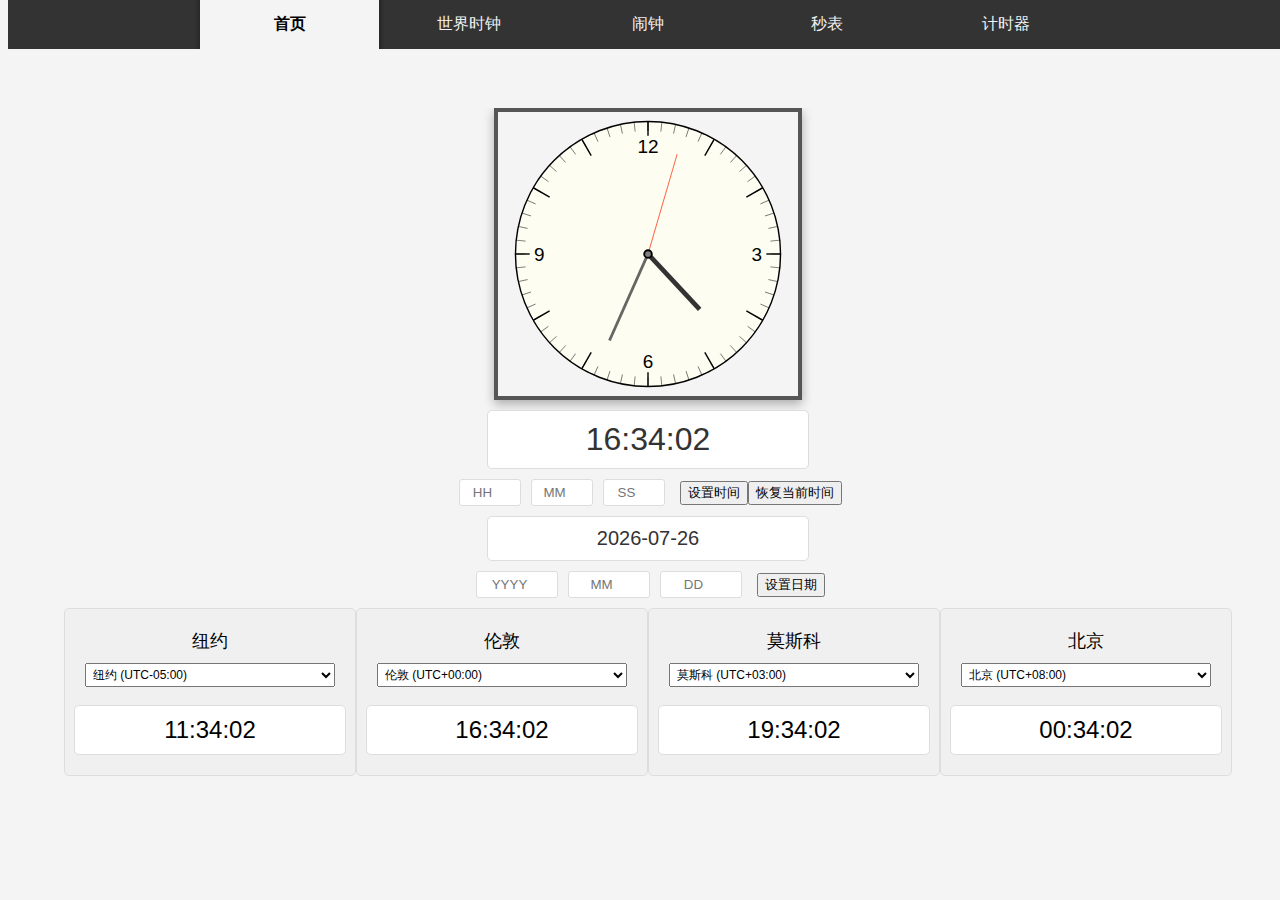
<file: index.html>
<!DOCTYPE html>
<html lang="zh-Hans-cn">
<head>
    <meta charset="UTF-8">
    <meta name="viewport" content="width=device-width, initial-scale=1.0">
    <title>首页 Index</title>
    <link rel="stylesheet" href="./css/navbar.css">
    <style>
        body {
            width: 100%;
            display: flex;
            justify-content: center;
            flex-direction: column;
            background-color: #f4f4f4;
        }
        .worldClock {
            display: flex;
            justify-content: center;
            align-items: center;
            font-family: Arial, sans-serif;
        }
        .top {
            display: flex;
            justify-content: center;
            position: fixed;
            top: 0;
            width: 100%;
        }
        .dial {
            margin-top: 100px;
            display: flex;
            justify-content: center;
            align-items: center;
            flex-direction: column;
        }
        .clockContainer {
            display: flex;
            flex-direction: column;
            align-items: center;
            width: 250px;
            padding: 20px;
            border: 1px solid #ddd;
            border-radius: 5px;
            background-color: #f0f0f0;
        }
        .timeDisplay {
            font-size: 24px;
            border: 1px solid #ddd;
            border-radius: 5px;
            width: 100%;
            text-align: center;
            padding: 10px;
            margin-top: 10px;
            background-color: white;
        }
        .timezoneSelect {
            font-size: 12px;
            margin-bottom: 8px;
            padding: 3px;
            width: 100%;
        }
        .locationDisplay {
            font-size: 18px;
            margin-bottom: 10px;
        }
    </style>
</head>
<body>
    <div class="top">
        <div class="navbar">
            <div class="navbar_inner">
                <b href="index.html">首页</b>
                <a href="htmls/world_clock/world_clock.html">世界时钟</a>
                <a href="htmls/alarm/alarm.html">闹钟</a>
                <a href="htmls/stopwatch/stopwatch.html">秒表</a>
                <a href="htmls/timer/timer.html">计时器</a>
            </div>
        </div>
    </div>

    <div class="dial">        
        <iframe 
            width="500"
            height="500"
            frameborder="no" 
            marginwidth="0" 
            marginheight="0" 
            src="htmls//main_clock//clock.html">
        </iframe>
    </div>

    <!-- World Clock -->
    <div class="worldClock">
        <div class="clockContainer">
            <div class="locationDisplay"></div>
            <select class="timezoneSelect"></select>
            <div class="timeDisplay"></div>
        </div>
        <div class="clockContainer">
            <div class="locationDisplay"></div>
            <select class="timezoneSelect"></select>
            <div class="timeDisplay"></div>
        </div>
        <div class="clockContainer">
            <div class="locationDisplay"></div>
            <select class="timezoneSelect"></select>
            <div class="timeDisplay"></div>
        </div>
        <div class="clockContainer">
            <div class="locationDisplay"></div>
            <select class="timezoneSelect"></select>
            <div class="timeDisplay"></div>
        </div>
    </div>
    <script>
        const timezones = [
            { value: '-12', label: 'UTC-12:00', location: '贝克岛' },
            { value: '-11', label: 'UTC-11:00', location: '中途岛' },
            { value: '-11', label: 'UTC-11:00', location: '美属萨摩亚' },
            { value: '-10', label: 'UTC-10:00', location: '夏威夷' },
            { value: '-10', label: 'UTC-10:00', location: '塔希提岛' },
            { value: '-9', label: 'UTC-09:00', location: '阿拉斯加' },
            { value: '-8', label: 'UTC-08:00', location: '洛杉矶' },
            { value: '-8', label: 'UTC-08:00', location: '温哥华' },
            { value: '-7', label: 'UTC-07:00', location: '丹佛' },
            { value: '-7', label: 'UTC-07:00', location: '凤凰城' },
            { value: '-6', label: 'UTC-06:00', location: '芝加哥' },
            { value: '-6', label: 'UTC-06:00', location: '墨西哥城' },
            { value: '-5', label: 'UTC-05:00', location: '纽约' },
            { value: '-5', label: 'UTC-05:00', location: '华盛顿' },
            { value: '-5', label: 'UTC-05:00', location: '多伦多' },
            { value: '-5', label: 'UTC-05:00', location: '渥太华' },
            { value: '-5', label: 'UTC-05:00', location: '巴拿马城' },
            { value: '-4', label: 'UTC-04:00', location: '圣地亚哥' },
            { value: '-4', label: 'UTC-04:00', location: '波哥大' },
            { value: '-3', label: 'UTC-03:00', location: '布宜诺斯艾利斯' },
            { value: '-3', label: 'UTC-03:00', location: '里约热内卢' },
            { value: '-2', label: 'UTC-02:00', location: '南乔治亚岛' },
            { value: '-1', label: 'UTC-01:00', location: '亚速尔群岛' },
            { value: '0', label: 'UTC+00:00', location: '伦敦' },
            { value: '0', label: 'UTC+00:00', location: '里斯本' },
            { value: '1', label: 'UTC+01:00', location: '柏林' },
            { value: '1', label: 'UTC+01:00', location: '巴黎' },
            { value: '1', label: 'UTC+01:00', location: '波尔多' },
            { value: '1', label: 'UTC+01:00', location: '直布罗陀' },
            { value: '1', label: 'UTC+01:00', location: '罗马' },
            { value: '1', label: 'UTC+01:00', location: '日内瓦' },
            { value: '1', label: 'UTC+01:00', location: '华沙' },
            { value: '1', label: 'UTC+01:00', location: '布拉迪斯拉发' },
            { value: '1', label: 'UTC+01:00', location: '布拉格' },
            { value: '1', label: 'UTC+01:00', location: '维也纳' },
            { value: '1', label: 'UTC+01:00', location: '布达佩斯' },
            { value: '2', label: 'UTC+02:00', location: '开罗' },
            { value: '2', label: 'UTC+02:00', location: '雅典' },
            { value: '2', label: 'UTC+02:00', location: '耶路撒冷' },
            { value: '2', label: 'UTC+02:00', location: '布加勒斯特' },
            { value: '2', label: 'UTC+02:00', location: '索菲亚' },
            { value: '3', label: 'UTC+03:00', location: '莫斯科' },
            { value: '3', label: 'UTC+03:00', location: '库尔斯克' },
            { value: '3', label: 'UTC+03:00', location: '列宁格勒' },
            { value: '3', label: 'UTC+03:00', location: '明斯克' },
            { value: '3', label: 'UTC+03:00', location: '斯大林格勒' },
            { value: '3', label: 'UTC+03:00', location: '德黑兰' },
            { value: '4', label: 'UTC+04:00', location: '迪拜' },
            { value: '5', label: 'UTC+05:00', location: '卡拉奇' },
            { value: '6', label: 'UTC+06:00', location: '达卡' },
            { value: '7', label: 'UTC+07:00', location: '曼谷' },
            { value: '7', label: 'UTC+07:00', location: '雅加达' },
            { value: '8', label: 'UTC+08:00', location: '北京' },
            { value: '8', label: 'UTC+08:00', location: '上海' },
            { value: '8', label: 'UTC+08:00', location: '香港' },
            { value: '8', label: 'UTC+08:00', location: '广州' },
            { value: '9', label: 'UTC+09:00', location: '东京' },
            { value: '9', label: 'UTC+09:00', location: '大阪' },
            { value: '9', label: 'UTC+09:00', location: '长崎' },
            { value: '10', label: 'UTC+10:00', location: '悉尼' },
            { value: '10', label: 'UTC+10:00', location: '布里斯班' },
            { value: '10', label: 'UTC+10:00', location: '海参崴' },
            { value: '11', label: 'UTC+11:00', location: '所罗门群岛' },
            { value: '11', label: 'UTC+11:00', location: '新喀里多尼亚' },
            { value: '12', label: 'UTC+12:00', location: '奥克兰' },
            { value: '12', label: 'UTC+12:00', location: '威克岛' },
            { value: '12', label: 'UTC+12:00', location: '斐济' },
        ];


        const defaultLocations = ['纽约', '伦敦', '莫斯科', '北京'];

        function preset(selectElement, index) {
            const locationDisplay = selectElement.previousElementSibling;
            timezones.forEach(tz => {
                const option = document.createElement('option');
                option.value = tz.value;
                option.textContent = `${tz.location} (${tz.label})`;
                if (tz.location === defaultLocations[index]) {
                    option.selected = true;
                    locationDisplay.textContent = tz.location;
                }
                selectElement.appendChild(option);
            });

            selectElement.addEventListener('change', function() {
                const selectedOption = selectElement.options[selectElement.selectedIndex];
                locationDisplay.textContent = selectedOption.textContent.split(' ')[0];
                updateClock(selectElement);
            });
        }

        function updateClock(selectElement) {
            const timeZoneOffset = parseInt(selectElement.value);
            const now = new Date();
            const utcNow = new Date(now.getTime() + (now.getTimezoneOffset() * 60000));
            const timeZoneNow = new Date(utcNow.getTime() + (timeZoneOffset * 3600000));
            const hours = timeZoneNow.getHours();
            const minutes = timeZoneNow.getMinutes();
            const seconds = timeZoneNow.getSeconds();

            selectElement.nextElementSibling.textContent = `${hours.toString().padStart(2, '0')}:${minutes.toString().padStart(2, '0')}:${seconds.toString().padStart(2, '0')}`;
        }

        function initClocks() {
            const timezoneSelects = document.querySelectorAll('.timezoneSelect');
            timezoneSelects.forEach((select, index) => {
                preset(select, index);
                setInterval(() => updateClock(select), 1000);
                updateClock(select);
            });
        }

        initClocks();
    </script>
</body>
</html>
</file>
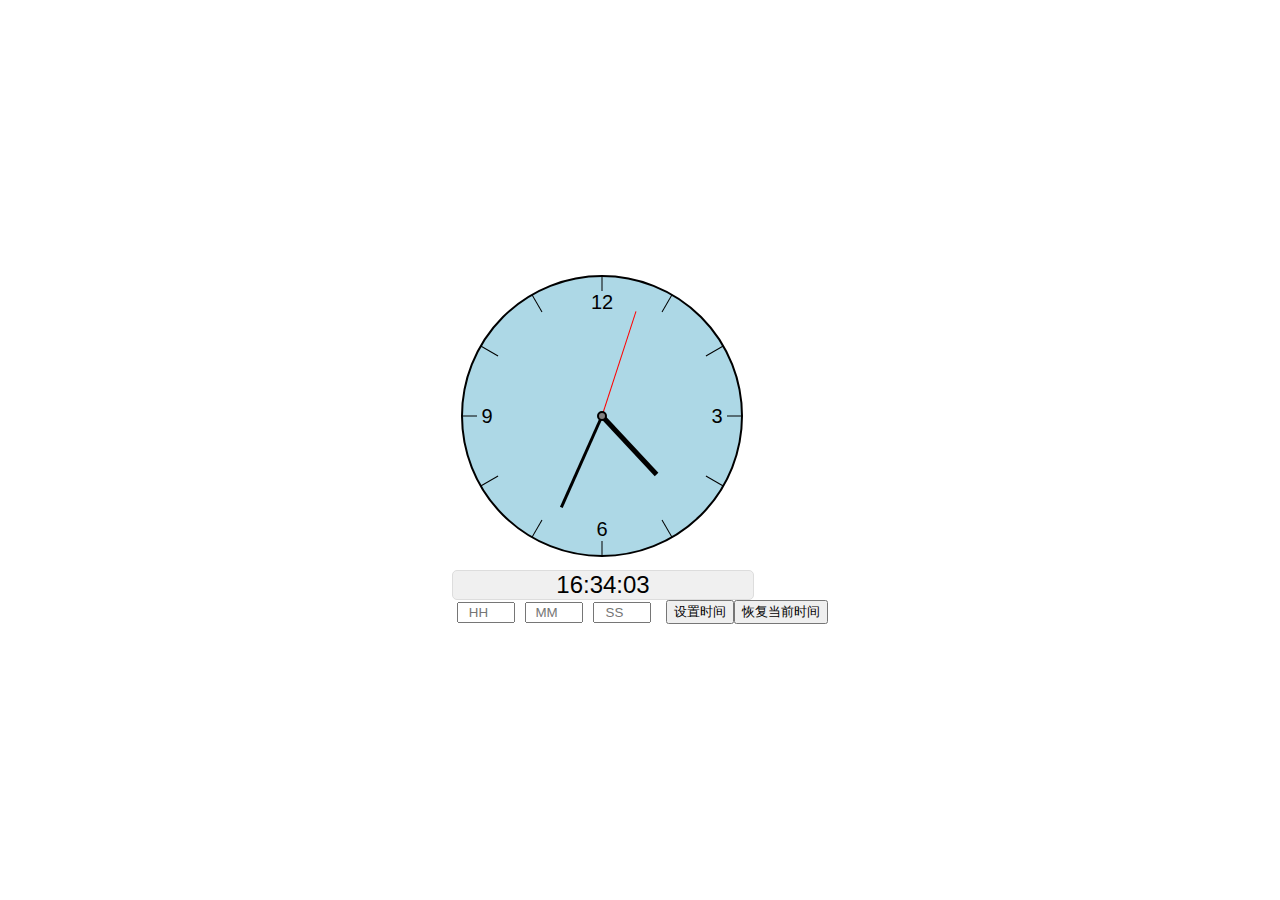
<file: clock.html>
<!DOCTYPE html>
<!-- flex布局，使时钟居中 -->
<html lang="en" style="height: 100%; display: flex; flex-direction: column; justify-content: center; align-items: center;"> 
<head>
    <meta charset="UTF-8">
    <meta name="viewport" content="width=device-width, initial-scale=1.0">
    <title>SVG时钟</title>
    <style>
    #clock {
        width: 300px;
        height: 300px;
    }

    .number {
        font-family: Arial, sans-serif;
        font-size: 20px;
        text-anchor: middle;
    }

    #timeDisplay {
        font-family: Arial, sans-serif;
        font-size: 24px;
        background-color: #f0f0f0;
        border: 1px solid #ddd;
        border-radius: 5px;
        width: 300px;
        text-align: center;
    }

    #timeInput {
        display: flex;
        justify-content: center;
        align-items: center;
        margin-bottom: 10px;
    }

    #timeInput input {
        width: 50px;
        text-align: center;
        margin: 0 5px;
    }

    #setTimeButton {
        margin-left: 10px;
    }

    #currentTimeButton {
        margin-top: 10px;
    }

    #hour-hand, #minute-hand, #second-hand {
        cursor: pointer;
    }

    #second-hand {
        transition: transform 1s;
    }

    </style>
</head>

<body>
    <svg id="clock">
        <circle cx="150" cy="150" r="140" stroke="black" stroke-width="2" fill="lightblue" />
        <line x1="150" y1="150" x2="150" y2="70" stroke="black" stroke-width="5" id="hour-hand" />
        <line x1="150" y1="150" x2="150" y2="50" stroke="black" stroke-width="3" id="minute-hand" />
        <line x1="150" y1="150" x2="150" y2="40" stroke="red" stroke-width="1" id="second-hand" />
        
        <circle cx="150" cy="150" r="4" stroke="black" stroke-width="2" fill="gray" />

        <g id="numbers" transform="translate(150,150)">
            <text x="0" y="-107" class="number">12</text>
            <text x="115" y="7" class="number">3</text>
            <text x="0" y="120" class="number">6</text>
            <text x="-115" y="7" class="number">9</text>
        </g>

        <g id="ticks" transform="translate(150,150)">
            <!-- 刻度线，每5分钟一个 -->
            <line x1="0" y1="-120" x2="0" y2="-140" stroke="black" stroke-width="1" transform="rotate(30)" />
            <line x1="0" y1="-120" x2="0" y2="-140" stroke="black" stroke-width="1" transform="rotate(60)" />
            <line x1="0" y1="-125" x2="0" y2="-140" stroke="black" stroke-width="1" transform="rotate(90)" />
            <line x1="0" y1="-120" x2="0" y2="-140" stroke="black" stroke-width="1" transform="rotate(120)" />
            <line x1="0" y1="-120" x2="0" y2="-140" stroke="black" stroke-width="1" transform="rotate(150)" />
            <line x1="0" y1="-125" x2="0" y2="-140" stroke="black" stroke-width="1" transform="rotate(180)" />
            <line x1="0" y1="-120" x2="0" y2="-140" stroke="black" stroke-width="1" transform="rotate(210)" />
            <line x1="0" y1="-120" x2="0" y2="-140" stroke="black" stroke-width="1" transform="rotate(240)" />
            <line x1="0" y1="-125" x2="0" y2="-140" stroke="black" stroke-width="1" transform="rotate(270)" />
            <line x1="0" y1="-120" x2="0" y2="-140" stroke="black" stroke-width="1" transform="rotate(300)" />
            <line x1="0" y1="-120" x2="0" y2="-140" stroke="black" stroke-width="1" transform="rotate(330)" />
            <line x1="0" y1="-125" x2="0" y2="-140" stroke="black" stroke-width="1" transform="rotate(360)" />
        </g>

    </svg>
    <div id="timeDisplay"></div> <!-- 添加显示时间的方框 -->
    <div id="timeInput">
        <input type="number" id="hourInput" min="0" max="23" placeholder="HH">
        <input type="number" id="minuteInput" min="0" max="59" placeholder="MM">
        <input type="number" id="secondInput" min="0" max="59" placeholder="SS">
        <button id="setTimeButton">设置时间</button>
        <button id="getCurrentTimeButton">恢复当前时间</button>
    </div>

    <script>
        var clockInterval;
        var userSetHours = 0;
        var userSetMinutes = 0;
        var userSetSeconds = 0;
    
        function updateClock(hours, minutes, seconds) {
            userSetHours = hours;
            userSetMinutes = minutes;
            userSetSeconds = seconds;
    
            var hourHand = document.getElementById('hour-hand');
            var minuteHand = document.getElementById('minute-hand');
            var secondHand = document.getElementById('second-hand');
    
            var hourDeg = (360 / 12) * (userSetHours % 12) + (360 / 12) * (userSetMinutes / 60);
            var minuteDeg = (360 / 60) * userSetMinutes;
            var secondDeg = (360 / 60) * userSetSeconds;
    
            hourHand.setAttribute('transform', `rotate(${hourDeg}, 150, 150)`);
            minuteHand.setAttribute('transform', `rotate(${minuteDeg}, 150, 150)`);

            if (userSetSeconds === 0) {
                secondHand.setAttribute('transform', `rotate(360, 150, 150)`);
                setTimeout(() => {
                    secondHand.style.transition = 'none'; // 禁用过渡效果
                    secondHand.setAttribute('transform', `rotate(0, 150, 150)`);
                }, 900); 
                setTimeout(() => {
                    secondHand.style.transition = ''; // 恢复过渡效果
                }, 950); 
                
            }
            else {
                secondHand.setAttribute('transform', `rotate(${secondDeg}, 150, 150)`);
            }
    
            var timeDisplay = document.getElementById('timeDisplay');
            var formattedTime = `${userSetHours.toString().padStart(2, '0')}:${userSetMinutes.toString().padStart(2, '0')}:${userSetSeconds.toString().padStart(2, '0')}`;
            timeDisplay.textContent = formattedTime;
        }
    
        function startClock() {
            // 停止当前的时钟更新
            clearInterval(clockInterval);
    
            // 每秒更新一次时钟
            clockInterval = setInterval(function() {
                userSetSeconds++;
                if (userSetSeconds === 60) {
                    userSetSeconds = 0;
                    userSetMinutes++;
                    if (userSetMinutes === 60) {
                        userSetMinutes = 0;
                        userSetHours++;
                        if (userSetHours === 24) {
                            userSetHours = 0;
                        }
                    }
                }
                updateClock(userSetHours, userSetMinutes, userSetSeconds);
            }, 1000);
        }
    
        // 初始加载时钟，显示当前时间
        (function() {
            var time = new Date();
            var hours = time.getHours();
            var minutes = time.getMinutes();
            var seconds = time.getSeconds();
            updateClock(hours, minutes, seconds);
            startClock();
        })();
    
        document.getElementById('setTimeButton').addEventListener('click', function() {
            var hourInput = document.getElementById('hourInput');
            var minuteInput = document.getElementById('minuteInput');
            var secondInput = document.getElementById('secondInput');

            var hours = parseInt(hourInput.value) || 0;
            var minutes = parseInt(minuteInput.value) || 0;
            var seconds = parseInt(secondInput.value) || 0;

            // 验证时间输入是否合理
            if (isNaN(hours) || hours < 0 || hours > 23 ||
                isNaN(minutes) || minutes < 0 || minutes > 59 ||
                isNaN(seconds) || seconds < 0 || seconds > 59) {
                alert('时间设置不对，请重新输入');
                return;
            }

            // 从用户设置的时间开始时钟
            updateClock(hours, minutes, seconds);
            startClock();
        });

        document.getElementById('getCurrentTimeButton').addEventListener('click', function() {
            // 获取当前时间并显示
            var time = new Date();
            var hours = time.getHours();
            var minutes = time.getMinutes();
            var seconds = time.getSeconds();

            updateClock(hours, minutes, seconds);
            startClock();
        });




        // 鼠标拖动事件
        document.getElementById('hour-hand').addEventListener('mousedown', handleMouseDown);
        document.getElementById('minute-hand').addEventListener('mousedown', handleMouseDown);
        document.getElementById('second-hand').addEventListener('mousedown', handleMouseDown);

        function handleMouseDown(event) {
            var element = event.target;
            var startAngle = getAngle(element);
            var startX = event.clientX;
            var startY = event.clientY;

            function moveHandler(event) {
                var angle = getAngle(element, event.clientX, event.clientY);
                var delta = angle - startAngle;
                updateTime(element, delta);
            }

            function upHandler() {
                document.removeEventListener('mousemove', moveHandler);
                document.removeEventListener('mouseup', upHandler);
            }

            document.addEventListener('mousemove', moveHandler);
            document.addEventListener('mouseup', upHandler);
        }

        function getAngle(element, x, y) {
            var centerX = 150;
            var centerY = 150;
            var radius = 140;
            var angle = Math.atan2(y - centerY, x - centerX) * (180 / Math.PI);
            return angle;
        }

        function updateTime(element, angle) {
            var hours = 0;
            var minutes = 0;
            var seconds = 0;

            if (element.id === 'hour-hand') {
                hours = Math.floor(angle / 30);
            } else if (element.id === 'minute-hand') {
                minutes = Math.floor(angle / 6);
            } else if (element.id === 'second-hand') {
                seconds = Math.floor(angle / 6);
            }

            // 更新时钟
            updateClock(hours, minutes, seconds);

            // 更新时间显示
            var timeDisplay = document.getElementById('timeDisplay');
            timeDisplay.textContent = `${hours.toString().padStart(2, '0')}:${minutes.toString().padStart(2, '0')}:${seconds.toString().padStart(2, '0')}`;
        }



    </script>
    
    
</body>

</html>
</file>
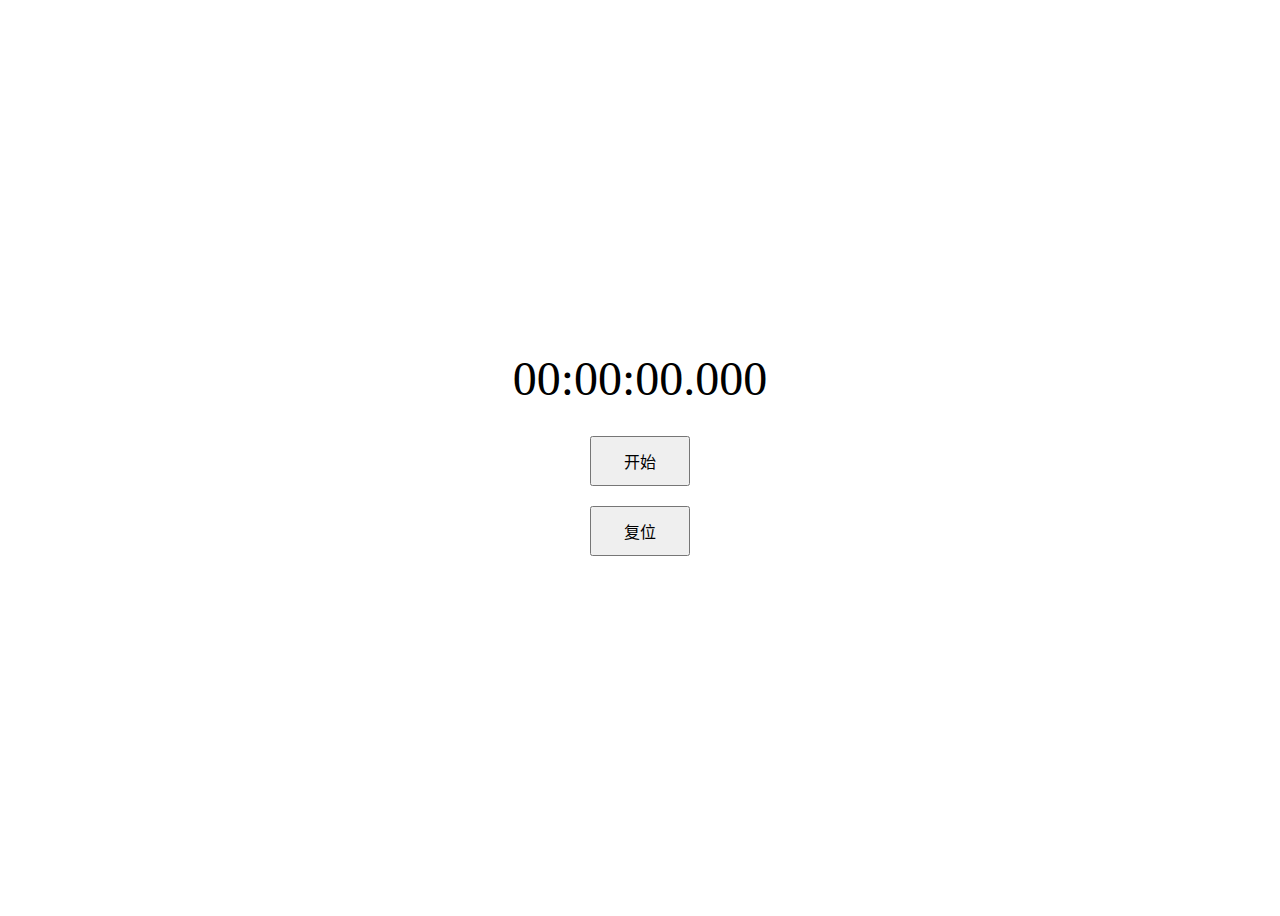
<file: stopwatch.html>
<!DOCTYPE html>
<html lang="zh-cn">

<head>
    <meta charset="UTF-8">
    <title>秒表</title>
    <style>
        body {
            display: flex;
            justify-content: center;
            align-items: center;
            height: 100vh;
            flex-direction: column;
        }

        #stopwatch {
            font-size: 48px;
            margin-bottom: 20px;
        }

        button {
            width: 100px;
            height: 50px;
            margin: 10px;
            font-size: 16px;
        }
    </style>
</head>

<body>
    <div id="stopwatch">00:00:00.000</div>
    <button id="toggle">开始</button>
    <button id="reset">复位</button>

    <script>
        let startTime;
        let elapsedTime = 0;
        let timerInterval;
        let running = false;

        function timeToString(time) {
            let diffInHrs = time / 3600000;
            let hh = Math.floor(diffInHrs);

            let diffInMin = (diffInHrs - hh) * 60;
            let mm = Math.floor(diffInMin);

            let diffInSec = (diffInMin - mm) * 60;
            let ss = Math.floor(diffInSec);

            let diffInMs = (diffInSec - ss) * 1000;
            let ms = Math.floor(diffInMs);

            let formattedHH = hh.toString().padStart(2, "0");
            let formattedMM = mm.toString().padStart(2, "0");
            let formattedSS = ss.toString().padStart(2, "0");
            let formattedMS = ms.toString().padStart(3, "0");

            return `${formattedHH}:${formattedMM}:${formattedSS}.${formattedMS}`;
        }

        function print(txt) {
            document.getElementById("stopwatch").innerHTML = txt;
        }

        function start() {
            startTime = Date.now() - elapsedTime;
            timerInterval = requestAnimationFrame(updateTimer);
            running = true;
            document.getElementById("toggle").textContent = "暂停";
        }

        function pause() {
            elapsedTime = Date.now() - startTime;
            cancelAnimationFrame(timerInterval);
            running = false;
            document.getElementById("toggle").textContent = "开始";
        }

        function reset() {
            clearInterval(timerInterval);
            print("00:00:00.000");
            elapsedTime = 0;
            running = false;
            document.getElementById("toggle").textContent = "开始";
        }

        function updateTimer() {
            elapsedTime = Date.now() - startTime;
            print(timeToString(elapsedTime));
            timerInterval = requestAnimationFrame(updateTimer);
        }

        document.getElementById("reset").addEventListener("click", function () {
            // 停止当前的计时器（如果有的话）
            if (timerInterval) {
                clearInterval(timerInterval);
            }
            // 重置 elapsedTime 和显示
            elapsedTime = 0;
            print(timeToString(elapsedTime));
            // 重置 running 状态，以便可以重新开始或暂停
            running = false;
            // 更新开始/暂停按钮的文本，因为我们已经复位了计时器
            document.getElementById("toggle").textContent = "开始";
        });

        document.getElementById("toggle").addEventListener("click", function () {
            if (!running) {
                // 如果当前未运行，则开始计时
                startTime = Date.now() - elapsedTime;
                timerInterval = setInterval(function () {
                    elapsedTime = Date.now() - startTime;
                    print(timeToString(elapsedTime));
                }, 10);
                running = true;
                this.textContent = "暂停";
            } else {
                // 如果当前正在运行，则暂停计时
                clearInterval(timerInterval);
                running = false;
                this.textContent = "开始";
            }
        });
    </script>
</body>

</html>
</file>
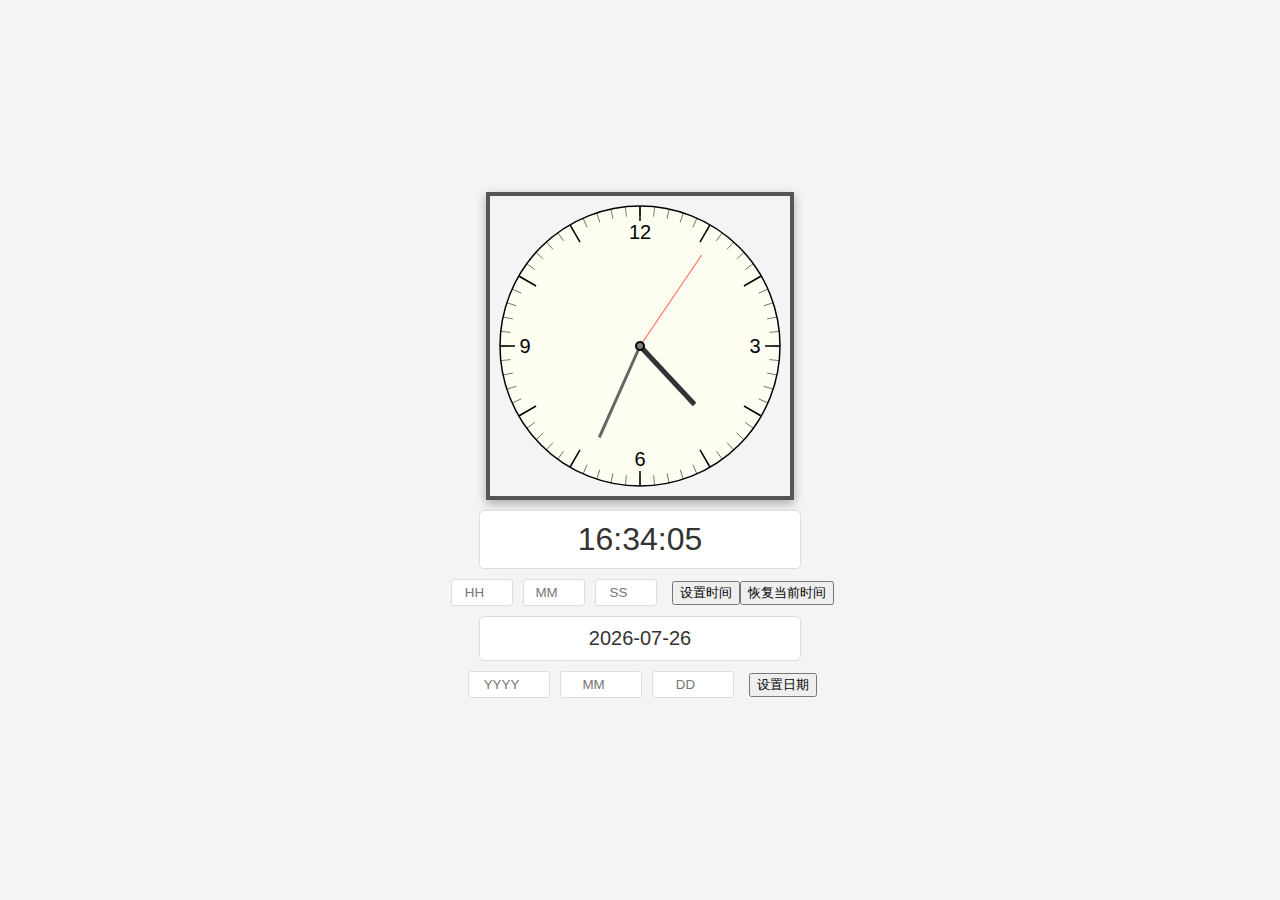
<file: htmls/main_clock/clock.html>
<!DOCTYPE html>
<html lang="cn"
    style="height: 100%; display: flex; flex-direction: column; justify-content: center; align-items: center;">

<head>
    <meta charset="UTF-8">
    <meta name="viewport" content="width=device-width, initial-scale=1.0">
    <style>
    body {
        font-family: 'Segoe UI', Tahoma, Geneva, Verdana, sans-serif;
        background-color: #f4f4f4;
        color: #333;
        margin: 0;
        padding: 0;
        height: 100%;
        display: flex;
        flex-direction: column;
        justify-content: center;
        align-items: center;
    }

    button:hover {
        background-color: #ddd;
        cursor: pointer;
    }


    /* 表盘大小 */
    #clock {
        border: 4px solid #555555;
        box-shadow: 0 4px 10px rgba(0, 0, 0, 0.3);
        height: 300px;
        width: 300px;
    }

    #hour-hand { stroke: #333; }
    #minute-hand { stroke: #666; }
    #second-hand { stroke: #ff6347; }

    /* 表盘上的刻度数字 */
    .number {
        font-family: Arial, sans-serif;
        font-size: 20px;
        text-anchor: middle;
    }

    /* 数字时间显示 */
    #timeDisplay {
        font-family: Arial, sans-serif;
        font-size: 32px;
        background-color: #f0f0f0;
        border: 1px solid #ddd;
        border-radius: 5px;
        width: 300px;
        text-align: center;
    }

    #timeInput {
        display: flex;
        justify-content: center;
        align-items: center;
        margin-top: 10px;
    }

    #timeInput input {
        width: 50px;
        text-align: center;
        margin: 0 5px;
    }

    #setTimeButton {
        margin-left: 10px;
    }


    /* 日期显示 */
    #dateDisplay {
        font-family: Arial, sans-serif;
        font-size: 20px;
        background-color: #f0f0f0;
        border: 1px solid #ddd;
        border-radius: 5px;
        width: 300px;
        text-align: center;
        margin-top: 10px;
    }

    #dateInput {
        display: flex;
        justify-content: center;
        align-items: center;
        margin-top: 10px;
    }

    #dateInput input {
        width: 70px;
        text-align: center;
        margin: 0 5px;
    }

    #setDateButton {
        margin-left: 10px;
    }


    #hour-hand, #minute-hand, #second-hand {
        cursor: pointer;
    }

    #timeDisplay, #dateDisplay {
        padding: 10px;
        background-color: #fff;
        border: 1px solid #ddd;
        border-radius: 5px;
        margin-top: 10px;
    }
    input[type="number"] {
        width: 70px;
        padding: 5px;
        margin: 0 5px;
        border: 1px solid #ddd;
        border-radius: 3px;
        text-align: center;
    }

    input[type="number"]:focus {
        border-color: #555;
        box-shadow: 0 0 3px rgba(0, 0, 0, 0.2);
    }

    /* 表盘上的数字不可选中*/
    .numbers .number {
    user-select: none;
    }

    </style>
    <title></title>
</head>

<body class="body">
    <!-- 利用SVG画图实现的表盘时钟，需注意中心点统一 -->
    <svg id="clock" width="300px" height="300px" viewBox="0 0 300 300" preserveAspectRatio="xMidYMid meet">
        <!-- 表盘 -->
        <circle id="clock-face" cx="150" cy="150" r="140" stroke="black" stroke-width="1.5" fill="lightgray" />
        <!-- 时针，分针，秒针 -->
        <line x1="150" y1="150" x2="150" y2="70" stroke="black" stroke-width="5" id="hour-hand" />
        <line x1="150" y1="150" x2="150" y2="50" stroke="black" stroke-width="3" id="minute-hand" />
        <line x1="150" y1="150" x2="150" y2="40" stroke="red" stroke-width="1" id="second-hand" />
        <!-- 中心点装饰 -->
        <circle cx="150" cy="150" r="4" stroke="black" stroke-width="2" fill="gray" />
        <!-- 表盘上的刻度数字 -->
        <g id="numbers" class="numbers" transform="translate(150,150)">
            <text x="0" y="-107" class="number">12</text>
            <text x="115" y="7" class="number">3</text>
            <text x="0" y="120" class="number">6</text>
            <text x="-115" y="7" class="number">9</text>
        </g>
        <!-- 表盘上的刻度线 -->
        <g id="ticks" transform="translate(150,150)">
            <line x1="0" y1="-120" x2="0" y2="-140" stroke="black" stroke-width="1.5" transform="rotate(30)" />
            <line x1="0" y1="-120" x2="0" y2="-140" stroke="black" stroke-width="1.5" transform="rotate(60)" />
            <line x1="0" y1="-125" x2="0" y2="-140" stroke="black" stroke-width="1.5" transform="rotate(90)" />
            <line x1="0" y1="-120" x2="0" y2="-140" stroke="black" stroke-width="1.5" transform="rotate(120)" />
            <line x1="0" y1="-120" x2="0" y2="-140" stroke="black" stroke-width="1.5" transform="rotate(150)" />
            <line x1="0" y1="-125" x2="0" y2="-140" stroke="black" stroke-width="1.5" transform="rotate(180)" />
            <line x1="0" y1="-120" x2="0" y2="-140" stroke="black" stroke-width="1.5" transform="rotate(210)" />
            <line x1="0" y1="-120" x2="0" y2="-140" stroke="black" stroke-width="1.5" transform="rotate(240)" />
            <line x1="0" y1="-125" x2="0" y2="-140" stroke="black" stroke-width="1.5" transform="rotate(270)" />
            <line x1="0" y1="-120" x2="0" y2="-140" stroke="black" stroke-width="1.5" transform="rotate(300)" />
            <line x1="0" y1="-120" x2="0" y2="-140" stroke="black" stroke-width="1.5" transform="rotate(330)" />
            <line x1="0" y1="-125" x2="0" y2="-140" stroke="black" stroke-width="1.5" transform="rotate(360)" />
            <!-- 分针刻度 -->
            <line x1="0" y1="-130" x2="0" y2="-140" stroke="black" stroke-width="0.5" transform="rotate(0)" />
            <line x1="0" y1="-130" x2="0" y2="-140" stroke="black" stroke-width="0.5" transform="rotate(6)" />
            <line x1="0" y1="-130" x2="0" y2="-140" stroke="black" stroke-width="0.5" transform="rotate(12)" />
            <line x1="0" y1="-130" x2="0" y2="-140" stroke="black" stroke-width="0.5" transform="rotate(18)" />
            <line x1="0" y1="-130" x2="0" y2="-140" stroke="black" stroke-width="0.5" transform="rotate(24)" />
            <line x1="0" y1="-130" x2="0" y2="-140" stroke="black" stroke-width="0.5" transform="rotate(30)" />
            <line x1="0" y1="-130" x2="0" y2="-140" stroke="black" stroke-width="0.5" transform="rotate(36)" />
            <line x1="0" y1="-130" x2="0" y2="-140" stroke="black" stroke-width="0.5" transform="rotate(42)" />
            <line x1="0" y1="-130" x2="0" y2="-140" stroke="black" stroke-width="0.5" transform="rotate(48)" />
            <line x1="0" y1="-130" x2="0" y2="-140" stroke="black" stroke-width="0.5" transform="rotate(54)" />
            <line x1="0" y1="-130" x2="0" y2="-140" stroke="black" stroke-width="0.5" transform="rotate(60)" />
            <line x1="0" y1="-130" x2="0" y2="-140" stroke="black" stroke-width="0.5" transform="rotate(66)" />
            <line x1="0" y1="-130" x2="0" y2="-140" stroke="black" stroke-width="0.5" transform="rotate(72)" />
            <line x1="0" y1="-130" x2="0" y2="-140" stroke="black" stroke-width="0.5" transform="rotate(78)" />
            <line x1="0" y1="-130" x2="0" y2="-140" stroke="black" stroke-width="0.5" transform="rotate(84)" />
            <line x1="0" y1="-130" x2="0" y2="-140" stroke="black" stroke-width="0.5" transform="rotate(90)" />
            <line x1="0" y1="-130" x2="0" y2="-140" stroke="black" stroke-width="0.5" transform="rotate(96)" />
            <line x1="0" y1="-130" x2="0" y2="-140" stroke="black" stroke-width="0.5" transform="rotate(102)" />
            <line x1="0" y1="-130" x2="0" y2="-140" stroke="black" stroke-width="0.5" transform="rotate(108)" />
            <line x1="0" y1="-130" x2="0" y2="-140" stroke="black" stroke-width="0.5" transform="rotate(114)" />
            <line x1="0" y1="-130" x2="0" y2="-140" stroke="black" stroke-width="0.5" transform="rotate(120)" />
            <line x1="0" y1="-130" x2="0" y2="-140" stroke="black" stroke-width="0.5" transform="rotate(126)" />
            <line x1="0" y1="-130" x2="0" y2="-140" stroke="black" stroke-width="0.5" transform="rotate(132)" />
            <line x1="0" y1="-130" x2="0" y2="-140" stroke="black" stroke-width="0.5" transform="rotate(138)" />
            <line x1="0" y1="-130" x2="0" y2="-140" stroke="black" stroke-width="0.5" transform="rotate(144)" />
            <line x1="0" y1="-130" x2="0" y2="-140" stroke="black" stroke-width="0.5" transform="rotate(150)" />
            <line x1="0" y1="-130" x2="0" y2="-140" stroke="black" stroke-width="0.5" transform="rotate(156)" />
            <line x1="0" y1="-130" x2="0" y2="-140" stroke="black" stroke-width="0.5" transform="rotate(162)" />
            <line x1="0" y1="-130" x2="0" y2="-140" stroke="black" stroke-width="0.5" transform="rotate(168)" />
            <line x1="0" y1="-130" x2="0" y2="-140" stroke="black" stroke-width="0.5" transform="rotate(174)" />
            <line x1="0" y1="-130" x2="0" y2="-140" stroke="black" stroke-width="0.5" transform="rotate(180)" />
            <line x1="0" y1="-130" x2="0" y2="-140" stroke="black" stroke-width="0.5" transform="rotate(186)" />
            <line x1="0" y1="-130" x2="0" y2="-140" stroke="black" stroke-width="0.5" transform="rotate(192)" />
            <line x1="0" y1="-130" x2="0" y2="-140" stroke="black" stroke-width="0.5" transform="rotate(198)" />
            <line x1="0" y1="-130" x2="0" y2="-140" stroke="black" stroke-width="0.5" transform="rotate(204)" />
            <line x1="0" y1="-130" x2="0" y2="-140" stroke="black" stroke-width="0.5" transform="rotate(210)" />
            <line x1="0" y1="-130" x2="0" y2="-140" stroke="black" stroke-width="0.5" transform="rotate(216)" />
            <line x1="0" y1="-130" x2="0" y2="-140" stroke="black" stroke-width="0.5" transform="rotate(222)" />
            <line x1="0" y1="-130" x2="0" y2="-140" stroke="black" stroke-width="0.5" transform="rotate(228)" />
            <line x1="0" y1="-130" x2="0" y2="-140" stroke="black" stroke-width="0.5" transform="rotate(234)" />
            <line x1="0" y1="-130" x2="0" y2="-140" stroke="black" stroke-width="0.5" transform="rotate(240)" />
            <line x1="0" y1="-130" x2="0" y2="-140" stroke="black" stroke-width="0.5" transform="rotate(246)" />
            <line x1="0" y1="-130" x2="0" y2="-140" stroke="black" stroke-width="0.5" transform="rotate(252)" />
            <line x1="0" y1="-130" x2="0" y2="-140" stroke="black" stroke-width="0.5" transform="rotate(258)" />
            <line x1="0" y1="-130" x2="0" y2="-140" stroke="black" stroke-width="0.5" transform="rotate(264)" />
            <line x1="0" y1="-130" x2="0" y2="-140" stroke="black" stroke-width="0.5" transform="rotate(270)" />
            <line x1="0" y1="-130" x2="0" y2="-140" stroke="black" stroke-width="0.5" transform="rotate(276)" />
            <line x1="0" y1="-130" x2="0" y2="-140" stroke="black" stroke-width="0.5" transform="rotate(282)" />
            <line x1="0" y1="-130" x2="0" y2="-140" stroke="black" stroke-width="0.5" transform="rotate(288)" />
            <line x1="0" y1="-130" x2="0" y2="-140" stroke="black" stroke-width="0.5" transform="rotate(294)" />
            <line x1="0" y1="-130" x2="0" y2="-140" stroke="black" stroke-width="0.5" transform="rotate(300)" />
            <line x1="0" y1="-130" x2="0" y2="-140" stroke="black" stroke-width="0.5" transform="rotate(306)" />
            <line x1="0" y1="-130" x2="0" y2="-140" stroke="black" stroke-width="0.5" transform="rotate(312)" />
            <line x1="0" y1="-130" x2="0" y2="-140" stroke="black" stroke-width="0.5" transform="rotate(318)" />
            <line x1="0" y1="-130" x2="0" y2="-140" stroke="black" stroke-width="0.5" transform="rotate(324)" />
            <line x1="0" y1="-130" x2="0" y2="-140" stroke="black" stroke-width="0.5" transform="rotate(330)" />
            <line x1="0" y1="-130" x2="0" y2="-140" stroke="black" stroke-width="0.5" transform="rotate(336)" />
            <line x1="0" y1="-130" x2="0" y2="-140" stroke="black" stroke-width="0.5" transform="rotate(342)" />
            <line x1="0" y1="-130" x2="0" y2="-140" stroke="black" stroke-width="0.5" transform="rotate(348)" />
            <line x1="0" y1="-130" x2="0" y2="-140" stroke="black" stroke-width="0.5" transform="rotate(354)" />
            <line x1="0" y1="-130" x2="0" y2="-140" stroke="black" stroke-width="0.5" transform="rotate(360)" />
        </g>

    </svg>
    <!-- 数字时间显示 -->
    <div id="timeDisplay"></div>
    <div id="timeInput">
        <input type="number" id="hourInput" min="0" max="23" placeholder="HH">
        <input type="number" id="minuteInput" min="0" max="59" placeholder="MM">
        <input type="number" id="secondInput" min="0" max="59" placeholder="SS">
        <button id="setTimeButton">设置时间</button>
        <button id="getCurrentTimeButton">恢复当前时间</button>
    </div>
    <!-- 日期显示 -->
    <div id="dateDisplay"></div>
    <div id="dateInput">
        <input type="number" id="yearInput" min="1900" max="2100" placeholder="YYYY">
        <input type="number" id="monthInput" min="1" max="12" placeholder="MM">
        <input type="number" id="dayInput" min="1" max="31" placeholder="DD">
        <button id="setDateButton">设置日期</button>
    </div>
    <!-- 错误信息显示 -->
    <div id="errorMessage" style="color: red; margin-top: 10px;"></div>



    <script>
        var clockInterval;
        var userSetHours = 0;
        var userSetMinutes = 0;
        var userSetSeconds = 0;
        var isPM = false;
        var userSetYear, userSetMonth, userSetDay;

        // 更新时钟函数，以输入的时分秒为参数进行设置，若没有输入则默认获取系统时间
        function updateClock(hours, minutes, seconds) {
            userSetHours = hours;
            userSetMinutes = minutes;
            userSetSeconds = seconds;

            var hourHand = document.getElementById('hour-hand');
            var minuteHand = document.getElementById('minute-hand');
            var secondHand = document.getElementById('second-hand');
            var clockFace = document.getElementById('clock-face'); // 获取表盘元素

            // 计算时分秒对应指针的角度
            var hourDeg = (360 / 12) * (userSetHours % 12) + (360 / 12) * (userSetMinutes / 60);
            var minuteDeg = (360 / 60) * userSetMinutes;
            var secondDeg = (360 / 60) * userSetSeconds;

            hourHand.setAttribute('transform', `rotate(${hourDeg}, 150, 150)`);
            minuteHand.setAttribute('transform', `rotate(${minuteDeg}, 150, 150)`);
            secondHand.setAttribute('transform', `rotate(${secondDeg}, 150, 150)`);

            var timeDisplay = document.getElementById('timeDisplay');

            timeDisplay.textContent = `${userSetHours.toString().padStart(2, '0')}:${userSetMinutes.toString().padStart(2, '0')}:${Math.floor(userSetSeconds).toString().padStart(2, '0')}`;

            // 根据时间设置表盘背景颜色
            if (userSetHours >= 6 && userSetHours < 18) {
                clockFace.setAttribute('fill', 'rgba(255,255,240,0.8)'); // 奶白色
            } else {
                clockFace.setAttribute('fill', 'lightgray'); // 浅灰色
            }
        }

        // 在有初始时间的基础上不断更新时间，为保证平滑更新周期为0.01s
        function startClock() {
            clearInterval(clockInterval);
            clockInterval = setInterval(function () {
                userSetSeconds += 0.01;
                if (userSetSeconds > 59.999) {
                    userSetSeconds = 0;
                    userSetMinutes++;
                    if (userSetMinutes >= 60) {
                        userSetMinutes = 0;
                        userSetHours++;
                        if (userSetHours >= 24) {
                            userSetHours = 0;
                        }
                    }
                }
                updateClock(userSetHours, userSetMinutes, userSetSeconds);
            }, 10);
        }

        // 初始化时钟，获取系统时间并显示
        (function () {
            var time = new Date();
            var hours = time.getHours();
            var minutes = time.getMinutes();
            var seconds = time.getSeconds();
            isPM = hours >= 12;
            updateClock(hours, minutes, seconds);
            startClock();
        })();

        //根据输入的时分秒设置时间
        document.getElementById('setTimeButton').addEventListener('click', function () {
            var hourInput = document.getElementById('hourInput');
            var minuteInput = document.getElementById('minuteInput');
            var secondInput = document.getElementById('secondInput');

            var hours = parseInt(hourInput.value) || 0;
            var minutes = parseInt(minuteInput.value) || 0;
            var seconds = parseInt(secondInput.value) || 0;

            var errorMessage = document.getElementById('errorMessage');

            // 检查输入时间是否合法
            if (hours < 0 || hours >= 24 || minutes < 0 || minutes >= 60 || seconds < 0 || seconds >= 60) {
                // alert('请输入正确的时间');
                errorMessage.textContent = '请输入正确的时间';
                return;
            }

            // 清除错误消息
            errorMessage.textContent = '';

            isPM = hours >= 12;
            updateClock(hours, minutes, seconds);
            startClock();
        });

        document.getElementById('getCurrentTimeButton').addEventListener('click', function () {
            var time = new Date();
            var hours = time.getHours();
            var minutes = time.getMinutes();
            var seconds = time.getSeconds();
            var year = time.getFullYear();
            var month = time.getMonth() + 1;
            var day = time.getDate();

            isPM = hours >= 12;
            updateClockAndDate(hours, minutes, seconds, year, month, day);
            startClock();
        });

        // 更新时间和日期函数（重置当前时间同时需要重置日期）
        function updateClockAndDate(hours, minutes, seconds, year, month, day) {
            updateClock(hours, minutes, seconds);

            userSetYear = year;
            userSetMonth = month;
            userSetDay = day;

            var dateDisplay = document.getElementById('dateDisplay');
            dateDisplay.textContent = `${year}-${month.toString().padStart(2, '0')}-${day.toString().padStart(2, '0')}`;
        }

        // 初始化时钟和日期
        (function () {
            var time = new Date();
            var hours = time.getHours();
            var minutes = time.getMinutes();
            var seconds = time.getSeconds();
            var year = time.getFullYear();
            var month = time.getMonth() + 1;
            var day = time.getDate();
            isPM = hours >= 12;
            updateClockAndDate(hours, minutes, seconds, year, month, day);
            startClock();
        })();

        // 根据输入的日期设置日期
        document.getElementById('setDateButton').addEventListener('click', function () {
            var yearInput = document.getElementById('yearInput');
            var monthInput = document.getElementById('monthInput');
            var dayInput = document.getElementById('dayInput');

            var year = parseInt(yearInput.value) || new Date().getFullYear();
            var month = parseInt(monthInput.value) || 1;
            var day = parseInt(dayInput.value) || 1;

            // 检查输入的日期是否合法
            function isValidDate(year, month, day) {
                // 检查年份范围
                if (year < 1900 || year > 2100) {
                    return false;
                }
                // 检查月份范围
                if (month < 1 || month > 12) {
                    return false;
                }
                // 检查每个月的天数
                var daysInMonth = [31, (isLeapYear(year) ? 29 : 28), 31, 30, 31, 30, 31, 31, 30, 31, 30, 31];
                return !(day < 1 || day > daysInMonth[month - 1]);

            }

            // 判断是否是闰年
            function isLeapYear(year) {
                return (year % 4 === 0 && year % 100 !== 0) || (year % 400 === 0);
            }

            var errorMessage = document.getElementById('errorMessage');

            // 检查输入日期是否合法
            if (!isValidDate(year, month, day)) {
                errorMessage.textContent = '请输入正确的日期';
                return;
            }

            // 清除错误消息
            errorMessage.textContent = '';

            updateClockAndDate(userSetHours, userSetMinutes, userSetSeconds, year, month, day);
            startClock();
        });

        document.getElementById('hour-hand').addEventListener('mousedown', handleMouseDown);
        document.getElementById('minute-hand').addEventListener('mousedown', handleMouseDown);
        document.getElementById('second-hand').addEventListener('mousedown', handleMouseDown);

        function handleMouseDown(event) {
            var element = event.target;
            var clock = document.getElementById('clock');
            var rect = clock.getBoundingClientRect();
            var startAngle = getAngle(event.clientX - rect.left, event.clientY - rect.top);
            var crossedZeroClockwise = false;
            var crossedZeroCounterClockwise = false;

            function moveHandler(event) {
                var currentAngle = getAngle(event.clientX - rect.left, event.clientY - rect.top);
                var deltaAngle = currentAngle - startAngle;
                if (deltaAngle < -180) deltaAngle += 360;
                if (deltaAngle > 180)

                if (element.id === 'hour-hand') {
                    if (startAngle > 270 && currentAngle < 90) {
                        crossedZeroClockwise = true;
                    } else if (startAngle < 90 && currentAngle > 270) {
                        crossedZeroCounterClockwise = true;
                    }
                    if (crossedZeroCounterClockwise && currentAngle > 180) {
                        // 日期-1
                        changeDate(-1);
                        isPM = !isPM;
                        crossedZeroCounterClockwise = false;
                    } else if (crossedZeroClockwise && currentAngle < 180) {
                        // 日期+1
                        changeDate(1);
                        isPM = !isPM;
                        crossedZeroClockwise = false;
                    }
                }
                if (element.id === 'minute-hand') {
                    if (startAngle > 270 && currentAngle < 90) {
                        crossedZeroClockwise = true;
                    } else if (startAngle < 90 && currentAngle > 270) {
                        crossedZeroCounterClockwise = true;
                    }
                    if (crossedZeroCounterClockwise && currentAngle > 180) {
                        userSetHours = (userSetHours + 23) % 24;
                        crossedZeroCounterClockwise = false;
                    } else if (crossedZeroClockwise && currentAngle < 180) {
                        userSetHours = (userSetHours + 1) % 24;
                        crossedZeroClockwise = false;
                    }
                }
                if (element.id === 'second-hand') {
                    if (startAngle > 270 && currentAngle < 90) {
                        crossedZeroClockwise = true;
                    } else if (startAngle < 90 && currentAngle > 270) {
                        crossedZeroCounterClockwise = true;
                    }
                    if (crossedZeroCounterClockwise && currentAngle > 180) {
                        userSetMinutes = (userSetMinutes + 59) % 60;
                        crossedZeroCounterClockwise = false;
                    } else if (crossedZeroClockwise && currentAngle < 180) {
                        userSetMinutes = (userSetMinutes + 1) % 60;
                        crossedZeroClockwise = false;
                    }
                }

                // 直接更新指针角度
                updateHandAngle(element, currentAngle);

                // 更新起始角度
                startAngle = currentAngle;
            }

            function upHandler() {
                document.removeEventListener('mousemove', moveHandler);
                document.removeEventListener('mouseup', upHandler);
            }

            document.addEventListener('mousemove', moveHandler);
            document.addEventListener('mouseup', upHandler);
        }

        // 改变日期函数
        function changeDate(deltaDays) {
            var date = new Date(userSetYear, userSetMonth - 1, userSetDay + deltaDays);
            userSetYear = date.getFullYear();
            userSetMonth = date.getMonth() + 1;
            userSetDay = date.getDate();
            updateClockAndDate(userSetHours, userSetMinutes, userSetSeconds, userSetYear, userSetMonth, userSetDay);
        }

        function updateHandAngle(element, angle) {
            var transformOrigin = "rotate(" + angle + " 150 150)";
            element.setAttribute("transform", transformOrigin);

            // 计算并更新时间
            var hours = userSetHours;
            var minutes = userSetMinutes;
            var seconds = userSetSeconds;

            if (element.id === 'hour-hand') {
                hours = Math.floor(angle / 30);
                if (isPM) {
                    userSetHours = (hours + 12) % 24;
                } else {
                    userSetHours = hours % 12;
                }
            } else if (element.id === 'minute-hand') {
                minutes = Math.floor(angle / 6);
                userSetMinutes = (minutes + 60) % 60;
            } else if (element.id === 'second-hand') {
                seconds = Math.floor(angle / 6);
                userSetSeconds = (seconds + 60) % 60;
            }

            // 更新时间显示
            var timeDisplay = document.getElementById('timeDisplay');
            timeDisplay.textContent = `${userSetHours.toString().padStart(2, '0')}:${userSetMinutes.toString().padStart(2, '0')}:${Math.floor(userSetSeconds).toString().padStart(2, '0')}`;
        }

        function getAngle(x, y) {
            var centerX = 150;
            var centerY = 150;
            var angle = Math.atan2(y - centerY, x - centerX) * (180 / Math.PI);
            return (angle + 90 + 360) % 360; // 90度偏移是debug出来的，推断是坐标原点对应坐标计算方式导致
        }


        // 表盘提供一个接口，用于获取当前时间
        // 通过postMessage进行页面间通信,获取时间方式参考htmls/alarm/alarm.html
        window.addEventListener('message', (event) => {
            if (event.data.type === 'getTime') {
                // 发送时间结构体t回父页面
                if (event.source) {
                    event.source.postMessage({
                        type: 't',
                        day: userSetDay,
                        month: userSetMonth,
                        year: userSetYear,
                        hours: userSetHours,
                        minutes: userSetMinutes,
                        seconds: userSetSeconds
                    }, '*');
                } else {
                    console.error('ERROR: no source event');
                }
            }
        }, false);

        // 按下按钮的时候改变一下颜色，属于交互反馈
        document.querySelectorAll('button').forEach(button => {
            button.addEventListener('mousedown', function() {
                this.style.backgroundColor = '#ccc';
            });
            button.addEventListener('mouseup', function() {
                this.style.backgroundColor = '';
            });
        });

    </script>
</body>

</html>
</file>
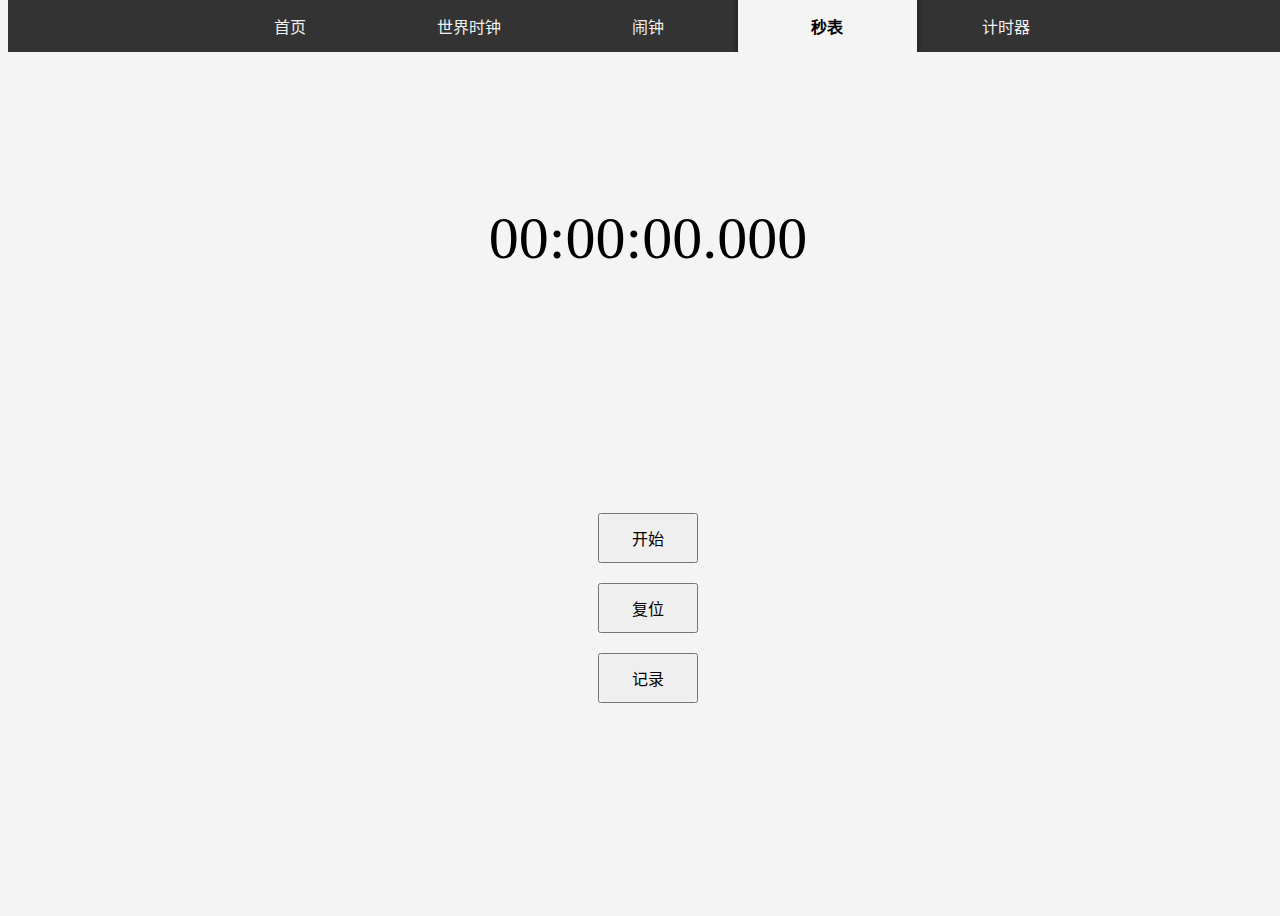
<file: htmls/stopwatch/stopwatch.html>
<!DOCTYPE html>
<html lang="zh-cn">

<head>
    <meta charset="UTF-8">
    <title>秒表 Stopwatch</title>
    <link rel="stylesheet" href="../../css/navbar.css">
    <style>
        body {
            width: 100%;
            display: flex;
            justify-content: center;
            flex-direction: column;
            background-color: #f4f4f4;
        }

        /* 秒表的样式 */
        .stopwatch {
            display: flex;
            justify-content: center;
            align-items: center;
            height: 100vh;
            flex-direction: column;
        }

        /* 顶部导航栏的样式 */
        .top {
            display: flex;
            justify-content: center;
            position: fixed;
            top: 0;
            width: 100%;
        }

        /* 秒表的样式 */
        #stopwatch {
            font-size: 60px;
            margin-bottom: 20px;
        }

        /* 记录框的样式 */
        #records {
            height: 300px;
            font-size: 24px;
            white-space: pre-wrap;
            max-height: 190px;
            overflow-y: auto;
            margin-bottom: 20px;
        }

        /* 按钮的样式 */
        button {
            width: 100px;
            height: 50px;
            margin: 10px;
            font-size: 16px;
        }
    </style>
</head>

<body>
    <div class="top">
        <div class="navbar">
            <div class="navbar_inner">
                <a href="../../index.html">首页</a>
                <a href="../world_clock/world_clock.html">世界时钟</a>
                <a href="../alarm/alarm.html">闹钟</a>
                <b href="stopwatch.html">秒表</b>
                <a href="../timer/timer.html">计时器</a>
            </div>
        </div>
    </div>
    <div class="stopwatch">
        <div id="stopwatch">00:00:00.000</div>
        <div id="records"></div>
        <button id="toggle">开始</button>
        <button id="reset">复位</button>
        <button id="recordBtn" style="display: inline;">记录</button>

    </div>

    <script>
        let startTime;
        let elapsedTime = 0;
        let timerInterval;
        let running = false;
        let recordsText = "";// 用于记录所有记录时间的字符串
        let cnt_record = 0;// 记录记录的次数

        // 将时间转换为字符串
        function timeToString(time) {
            let diffInHrs = time / 3600000;
            let hh = Math.floor(diffInHrs);

            let diffInMin = (diffInHrs - hh) * 60;
            let mm = Math.floor(diffInMin);

            let diffInSec = (diffInMin - mm) * 60;
            let ss = Math.floor(diffInSec);

            let diffInMs = (diffInSec - ss) * 1000;
            let ms = Math.floor(diffInMs);

            let formattedHH = hh.toString().padStart(2, "0");
            let formattedMM = mm.toString().padStart(2, "0");
            let formattedSS = ss.toString().padStart(2, "0");
            let formattedMS = ms.toString().padStart(3, "0");

            return `${formattedHH}:${formattedMM}:${formattedSS}.${formattedMS}`;
        }
        // 将时间字符串打印到页面上
        function print(txt) {
            document.getElementById("stopwatch").innerHTML = txt;
        }

        // 暂停计时


        // 记录时间

        // 复位键处理
        document.getElementById("reset").addEventListener("click", function () {
            // 停止当前的计时器（如果有的话）
            if (timerInterval) {
                clearInterval(timerInterval);
            }
            // 重置 elapsedTime 和显示
            elapsedTime = 0;
            print(timeToString(elapsedTime));
            // 重置 running 状态，以便可以重新开始或暂停
            running = false;
            // 更新开始/暂停按钮的文本，因为我们已经复位了计时器
            document.getElementById("toggle").textContent = "开始";
            recordsText = "";// 清除记录
            document.getElementById("records").textContent = recordsText; // 更新固定框的内容
            cnt_record = 0;
        });
        // 开始/暂停键处理
        document.getElementById("toggle").addEventListener("click", function () {
            if (!running) {
                // 如果当前未运行，则开始计时
                startTime = Date.now() - elapsedTime;
                timerInterval = setInterval(function () {
                    elapsedTime = Date.now() - startTime;
                    print(timeToString(elapsedTime));
                }, 10);
                running = true;
                this.textContent = "暂停";
            }
            else {
                // 如果当前正在运行，则暂停计时
                clearInterval(timerInterval);
                running = false;
                this.textContent = "开始";
            }
        });
        // 记录键处理
        document.getElementById("recordBtn").addEventListener("click", function () {
            if (!running) {
                alert("计时器未运行，无法记录时间"); // 如果计时器未运行，则报错
            }
            else {
                let currentRecord = timeToString(elapsedTime); // 或者是 currentTime 变量
                recordsText += "\n" + currentRecord;// 将新记录添加到记录字符串中           
                document.getElementById("records").textContent = recordsText; // 更新内容
                cnt_record++;
            }
        });
    </script>
</body>

</html>
</file>
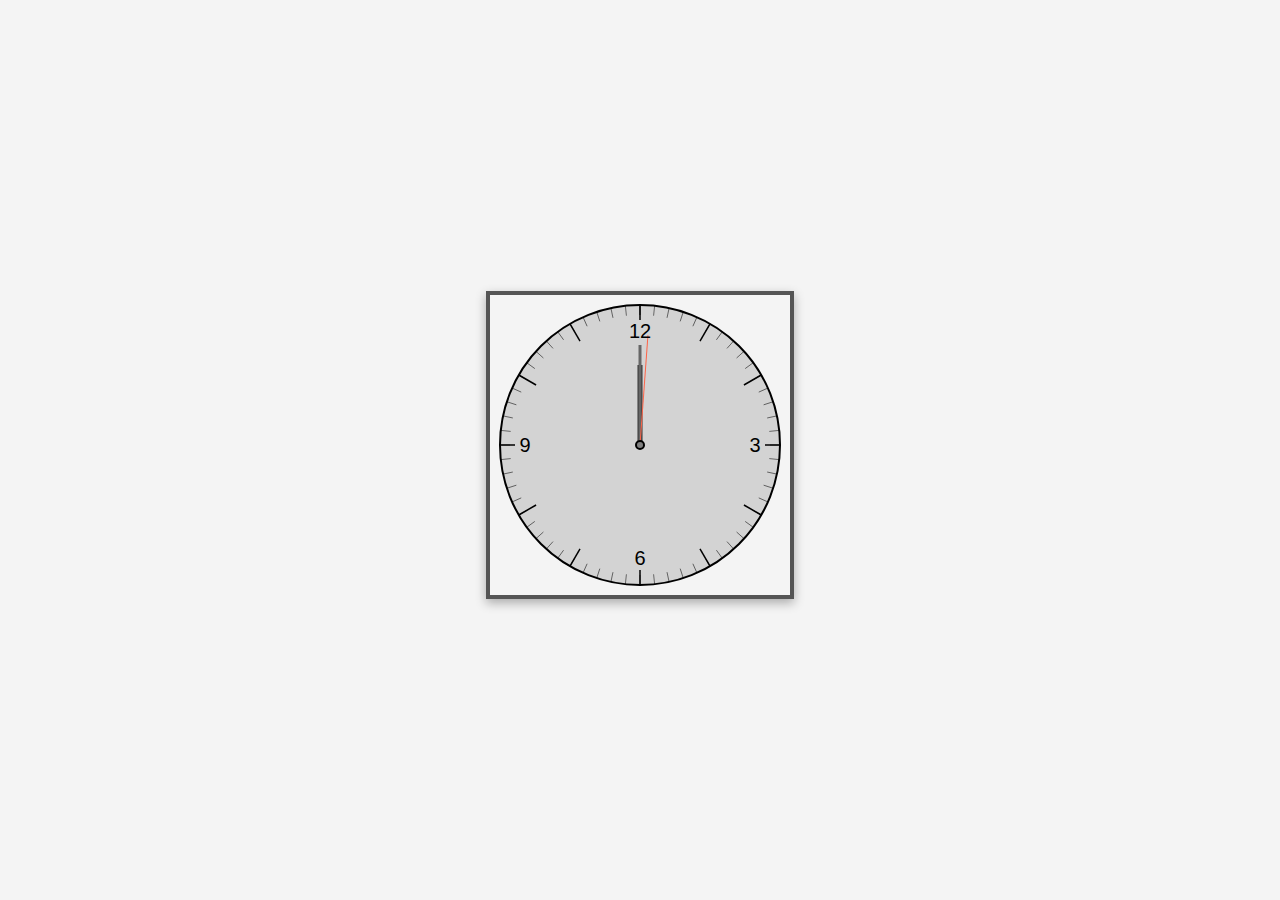
<file: htmls/world_clock/clock_no_drag.html>
<!DOCTYPE html>
<html lang="cn"
    style="height: 100%; display: flex; flex-direction: column; justify-content: center; align-items: center;">

<head>
    <meta charset="UTF-8">
    <meta name="viewport" content="width=device-width, initial-scale=1.0">
    <style>
    body {
        font-family: 'Segoe UI', Tahoma, Geneva, Verdana, sans-serif;
        background-color: #f4f4f4;
        color: #333;
        margin: 0;
        padding: 0;
        height: 100%;
        display: flex;
        flex-direction: column;
        justify-content: center;
        align-items: center;
    }

    button:hover {
        background-color: #ddd;
        cursor: pointer;
    }


    /* 表盘大小 */
    #clock {
        border: 4px solid #555555;
        box-shadow: 0 4px 10px rgba(0, 0, 0, 0.3);
        height: 300px;
        width: 300px;
    }


    #hour-hand { stroke: #333; }
    #minute-hand { stroke: #666; }
    #second-hand { stroke: #ff6347; }

    
    /* 表盘上的刻度数字 */
    .number {
        font-family: Arial, sans-serif;
        font-size: 20px;
        text-anchor: middle;
    }

        /* 表盘上的刻度数字 */
        .number {
            font-family: Arial, sans-serif;
            font-size: 20px;
            text-anchor: middle;
        }


        #timeInput input {
            width: 50px;
            text-align: center;
            margin: 0 5px;
        }



        #dateInput input {
            width: 70px;
            text-align: center;
            margin: 0 5px;
        }


    input[type="number"] {
        width: 70px;
        padding: 5px;
        margin: 0 5px;
        border: 1px solid #ddd;
        border-radius: 3px;
        text-align: center;
    }

    input[type="number"]:focus {
        border-color: #555;
        box-shadow: 0 0 3px rgba(0, 0, 0, 0.2);
    }

    /* 表盘上的数字不可选中*/
    .numbers .number {
    user-select: none;
    }

    </style>
    <title></title>
</head>

<body class="body">
    <!-- 利用SVG画图实现的表盘时钟，需注意中心点统一 -->
    <svg id="clock" width="300px" height="300px" viewBox="0 0 300 300" preserveAspectRatio="xMidYMid meet">
        <!-- 表盘 -->
        <circle id="clock-face" cx="150" cy="150" r="140" stroke="black" stroke-width="2" fill="lightgray" />
        <!-- 时针，分针，秒针 -->
        <line x1="150" y1="150" x2="150" y2="70" stroke="black" stroke-width="5" id="hour-hand" />
        <line x1="150" y1="150" x2="150" y2="50" stroke="black" stroke-width="3" id="minute-hand" />
        <line x1="150" y1="150" x2="150" y2="40" stroke="red" stroke-width="1" id="second-hand" />
        <!-- 中心点装饰 -->
        <circle cx="150" cy="150" r="4" stroke="black" stroke-width="2" fill="gray" />
        <!-- 表盘上的刻度数字 -->
        <g id="numbers" class="numbers" transform="translate(150,150)">
            <text x="0" y="-107" class="number">12</text>
            <text x="115" y="7" class="number">3</text>
            <text x="0" y="120" class="number">6</text>
            <text x="-115" y="7" class="number">9</text>
        </g>
        <!-- 表盘上的刻度线 -->
        <g id="ticks" transform="translate(150,150)">
            <line x1="0" y1="-120" x2="0" y2="-140" stroke="black" stroke-width="1.5" transform="rotate(30)" />
            <line x1="0" y1="-120" x2="0" y2="-140" stroke="black" stroke-width="1.5" transform="rotate(60)" />
            <line x1="0" y1="-125" x2="0" y2="-140" stroke="black" stroke-width="1.5" transform="rotate(90)" />
            <line x1="0" y1="-120" x2="0" y2="-140" stroke="black" stroke-width="1.5" transform="rotate(120)" />
            <line x1="0" y1="-120" x2="0" y2="-140" stroke="black" stroke-width="1.5" transform="rotate(150)" />
            <line x1="0" y1="-125" x2="0" y2="-140" stroke="black" stroke-width="1.5" transform="rotate(180)" />
            <line x1="0" y1="-120" x2="0" y2="-140" stroke="black" stroke-width="1.5" transform="rotate(210)" />
            <line x1="0" y1="-120" x2="0" y2="-140" stroke="black" stroke-width="1.5" transform="rotate(240)" />
            <line x1="0" y1="-125" x2="0" y2="-140" stroke="black" stroke-width="1.5" transform="rotate(270)" />
            <line x1="0" y1="-120" x2="0" y2="-140" stroke="black" stroke-width="1.5" transform="rotate(300)" />
            <line x1="0" y1="-120" x2="0" y2="-140" stroke="black" stroke-width="1.5" transform="rotate(330)" />
            <line x1="0" y1="-125" x2="0" y2="-140" stroke="black" stroke-width="1.5" transform="rotate(360)" />
            <!-- 分针刻度 -->
            <line x1="0" y1="-130" x2="0" y2="-140" stroke="black" stroke-width="0.5" transform="rotate(0)" />
            <line x1="0" y1="-130" x2="0" y2="-140" stroke="black" stroke-width="0.5" transform="rotate(6)" />
            <line x1="0" y1="-130" x2="0" y2="-140" stroke="black" stroke-width="0.5" transform="rotate(12)" />
            <line x1="0" y1="-130" x2="0" y2="-140" stroke="black" stroke-width="0.5" transform="rotate(18)" />
            <line x1="0" y1="-130" x2="0" y2="-140" stroke="black" stroke-width="0.5" transform="rotate(24)" />
            <line x1="0" y1="-130" x2="0" y2="-140" stroke="black" stroke-width="0.5" transform="rotate(30)" />
            <line x1="0" y1="-130" x2="0" y2="-140" stroke="black" stroke-width="0.5" transform="rotate(36)" />
            <line x1="0" y1="-130" x2="0" y2="-140" stroke="black" stroke-width="0.5" transform="rotate(42)" />
            <line x1="0" y1="-130" x2="0" y2="-140" stroke="black" stroke-width="0.5" transform="rotate(48)" />
            <line x1="0" y1="-130" x2="0" y2="-140" stroke="black" stroke-width="0.5" transform="rotate(54)" />
            <line x1="0" y1="-130" x2="0" y2="-140" stroke="black" stroke-width="0.5" transform="rotate(60)" />
            <line x1="0" y1="-130" x2="0" y2="-140" stroke="black" stroke-width="0.5" transform="rotate(66)" />
            <line x1="0" y1="-130" x2="0" y2="-140" stroke="black" stroke-width="0.5" transform="rotate(72)" />
            <line x1="0" y1="-130" x2="0" y2="-140" stroke="black" stroke-width="0.5" transform="rotate(78)" />
            <line x1="0" y1="-130" x2="0" y2="-140" stroke="black" stroke-width="0.5" transform="rotate(84)" />
            <line x1="0" y1="-130" x2="0" y2="-140" stroke="black" stroke-width="0.5" transform="rotate(90)" />
            <line x1="0" y1="-130" x2="0" y2="-140" stroke="black" stroke-width="0.5" transform="rotate(96)" />
            <line x1="0" y1="-130" x2="0" y2="-140" stroke="black" stroke-width="0.5" transform="rotate(102)" />
            <line x1="0" y1="-130" x2="0" y2="-140" stroke="black" stroke-width="0.5" transform="rotate(108)" />
            <line x1="0" y1="-130" x2="0" y2="-140" stroke="black" stroke-width="0.5" transform="rotate(114)" />
            <line x1="0" y1="-130" x2="0" y2="-140" stroke="black" stroke-width="0.5" transform="rotate(120)" />
            <line x1="0" y1="-130" x2="0" y2="-140" stroke="black" stroke-width="0.5" transform="rotate(126)" />
            <line x1="0" y1="-130" x2="0" y2="-140" stroke="black" stroke-width="0.5" transform="rotate(132)" />
            <line x1="0" y1="-130" x2="0" y2="-140" stroke="black" stroke-width="0.5" transform="rotate(138)" />
            <line x1="0" y1="-130" x2="0" y2="-140" stroke="black" stroke-width="0.5" transform="rotate(144)" />
            <line x1="0" y1="-130" x2="0" y2="-140" stroke="black" stroke-width="0.5" transform="rotate(150)" />
            <line x1="0" y1="-130" x2="0" y2="-140" stroke="black" stroke-width="0.5" transform="rotate(156)" />
            <line x1="0" y1="-130" x2="0" y2="-140" stroke="black" stroke-width="0.5" transform="rotate(162)" />
            <line x1="0" y1="-130" x2="0" y2="-140" stroke="black" stroke-width="0.5" transform="rotate(168)" />
            <line x1="0" y1="-130" x2="0" y2="-140" stroke="black" stroke-width="0.5" transform="rotate(174)" />
            <line x1="0" y1="-130" x2="0" y2="-140" stroke="black" stroke-width="0.5" transform="rotate(180)" />
            <line x1="0" y1="-130" x2="0" y2="-140" stroke="black" stroke-width="0.5" transform="rotate(186)" />
            <line x1="0" y1="-130" x2="0" y2="-140" stroke="black" stroke-width="0.5" transform="rotate(192)" />
            <line x1="0" y1="-130" x2="0" y2="-140" stroke="black" stroke-width="0.5" transform="rotate(198)" />
            <line x1="0" y1="-130" x2="0" y2="-140" stroke="black" stroke-width="0.5" transform="rotate(204)" />
            <line x1="0" y1="-130" x2="0" y2="-140" stroke="black" stroke-width="0.5" transform="rotate(210)" />
            <line x1="0" y1="-130" x2="0" y2="-140" stroke="black" stroke-width="0.5" transform="rotate(216)" />
            <line x1="0" y1="-130" x2="0" y2="-140" stroke="black" stroke-width="0.5" transform="rotate(222)" />
            <line x1="0" y1="-130" x2="0" y2="-140" stroke="black" stroke-width="0.5" transform="rotate(228)" />
            <line x1="0" y1="-130" x2="0" y2="-140" stroke="black" stroke-width="0.5" transform="rotate(234)" />
            <line x1="0" y1="-130" x2="0" y2="-140" stroke="black" stroke-width="0.5" transform="rotate(240)" />
            <line x1="0" y1="-130" x2="0" y2="-140" stroke="black" stroke-width="0.5" transform="rotate(246)" />
            <line x1="0" y1="-130" x2="0" y2="-140" stroke="black" stroke-width="0.5" transform="rotate(252)" />
            <line x1="0" y1="-130" x2="0" y2="-140" stroke="black" stroke-width="0.5" transform="rotate(258)" />
            <line x1="0" y1="-130" x2="0" y2="-140" stroke="black" stroke-width="0.5" transform="rotate(264)" />
            <line x1="0" y1="-130" x2="0" y2="-140" stroke="black" stroke-width="0.5" transform="rotate(270)" />
            <line x1="0" y1="-130" x2="0" y2="-140" stroke="black" stroke-width="0.5" transform="rotate(276)" />
            <line x1="0" y1="-130" x2="0" y2="-140" stroke="black" stroke-width="0.5" transform="rotate(282)" />
            <line x1="0" y1="-130" x2="0" y2="-140" stroke="black" stroke-width="0.5" transform="rotate(288)" />
            <line x1="0" y1="-130" x2="0" y2="-140" stroke="black" stroke-width="0.5" transform="rotate(294)" />
            <line x1="0" y1="-130" x2="0" y2="-140" stroke="black" stroke-width="0.5" transform="rotate(300)" />
            <line x1="0" y1="-130" x2="0" y2="-140" stroke="black" stroke-width="0.5" transform="rotate(306)" />
            <line x1="0" y1="-130" x2="0" y2="-140" stroke="black" stroke-width="0.5" transform="rotate(312)" />
            <line x1="0" y1="-130" x2="0" y2="-140" stroke="black" stroke-width="0.5" transform="rotate(318)" />
            <line x1="0" y1="-130" x2="0" y2="-140" stroke="black" stroke-width="0.5" transform="rotate(324)" />
            <line x1="0" y1="-130" x2="0" y2="-140" stroke="black" stroke-width="0.5" transform="rotate(330)" />
            <line x1="0" y1="-130" x2="0" y2="-140" stroke="black" stroke-width="0.5" transform="rotate(336)" />
            <line x1="0" y1="-130" x2="0" y2="-140" stroke="black" stroke-width="0.5" transform="rotate(342)" />
            <line x1="0" y1="-130" x2="0" y2="-140" stroke="black" stroke-width="0.5" transform="rotate(348)" />
            <line x1="0" y1="-130" x2="0" y2="-140" stroke="black" stroke-width="0.5" transform="rotate(354)" />
            <line x1="0" y1="-130" x2="0" y2="-140" stroke="black" stroke-width="0.5" transform="rotate(360)" />
        </g>

    </svg>


    <!-- 错误信息显示 -->
    <div id="errorMessage" style="color: red; margin-top: 10px;"></div>



    <script>
        var clockInterval;
        var userSetHours = 0;
        var userSetMinutes = 0;
        var userSetSeconds = 0;
        var isPM = false;
        var userSetYear, userSetMonth, userSetDay;

        // 从URL查询字符串中获取时间参数
        function getTimeParams() {
            var params = new URLSearchParams(window.location.search);
            var hours = parseInt(params.get('hours')) || 0;
            var minutes = parseInt(params.get('minutes')) || 0;
            var seconds = parseInt(params.get('seconds')) || 0;
            return { hours, minutes, seconds };
        }

        // 更新时钟函数，以输入的时分秒为参数进行设置，若没有输入则默认获取系统时间
        function updateClock(hours, minutes, seconds) {
            userSetHours = hours;
            userSetMinutes = minutes;
            userSetSeconds = seconds;

            var hourHand = document.getElementById('hour-hand');
            var minuteHand = document.getElementById('minute-hand');
            var secondHand = document.getElementById('second-hand');
            var clockFace = document.getElementById('clock-face'); // 获取表盘元素

            // 计算时分秒对应指针的角度
            var hourDeg = (360 / 12) * (userSetHours % 12) + (360 / 12) * (userSetMinutes / 60);
            var minuteDeg = (360 / 60) * userSetMinutes;
            var secondDeg = (360 / 60) * userSetSeconds;

            hourHand.setAttribute('transform', `rotate(${hourDeg}, 150, 150)`);
            minuteHand.setAttribute('transform', `rotate(${minuteDeg}, 150, 150)`);
            secondHand.setAttribute('transform', `rotate(${secondDeg}, 150, 150)`);

            // 根据时间设置表盘背景颜色
            if (userSetHours >= 6 && userSetHours < 18) {
                clockFace.setAttribute('fill', 'rgba(255,255,240,0.8)'); // 奶白色
            } else {
                clockFace.setAttribute('fill', 'lightgray'); // 浅灰色
            }
        }

        // 在有初始时间的基础上不断更新时间，为保证平滑更新周期为0.01s
        function startClock() {
            clearInterval(clockInterval);
            clockInterval = setInterval(function () {
                userSetSeconds += 0.01;
                if (userSetSeconds > 59.999) {
                    userSetSeconds = 0;
                    userSetMinutes++;
                    if (userSetMinutes >= 60) {
                        userSetMinutes = 0;
                        userSetHours++;
                        if (userSetHours >= 24) {
                            userSetHours = 0;
                        }
                    }
                }
                updateClock(userSetHours, userSetMinutes, userSetSeconds);
            }, 10);
        }

        function onURLParamsChange() {
            var time = getTimeParams();
            if (time.hours !== userSetHours || time.minutes !== userSetMinutes || time.seconds !== userSetSeconds) {
                updateClock(time.hours, time.minutes, time.seconds);
                startClock();
            }
        }
        window.addEventListener('hashchange', onURLParamsChange);

        // 初始化时钟，获取URL传入时间并显示
        (function () {
            var time = getTimeParams()
            var hours = time.hours;
            var minutes = time.minutes;
            var seconds = time.seconds;
            isPM = hours >= 12;
            updateClock(hours, minutes, seconds);
            startClock();
        })();




        // 更新时间和日期函数（重置当前时间同时需要重置日期）
        // function updateClockAndDate(hours, minutes, seconds, year, month, day) {
        //     updateClock(hours, minutes, seconds);
        //
        //     userSetYear = year;
        //     userSetMonth = month;
        //     userSetDay = day;
        //
        //     var dateDisplay = document.getElementById('dateDisplay');
        //     var formattedDate = `${year}-${month.toString().padStart(2, '0')}-${day.toString().padStart(2, '0')}`;
        //     dateDisplay.textContent = formattedDate;
        // }

        // 初始化时钟和日期
        // (function () {
        //     var time = new Date();
        //     var hours = time.getHours();
        //     var minutes = time.getMinutes();
        //     var seconds = time.getSeconds();
        //     var year = time.getFullYear();
        //     var month = time.getMonth() + 1;
        //     var day = time.getDate();
        //     isPM = hours >= 12;
        //     // updateClockAndDate(hours, minutes, seconds, year, month, day);
        //     updateClock(hours, minutes, seconds)
        //     startClock();
        // })();



        // document.getElementById('hour-hand').addEventListener('mousedown', handleMouseDown);
        // document.getElementById('minute-hand').addEventListener('mousedown', handleMouseDown);
        // document.getElementById('second-hand').addEventListener('mousedown', handleMouseDown);

        // function handleMouseDown(event) {
        //     var element = event.target;
        //     var clock = document.getElementById('clock');
        //     var rect = clock.getBoundingClientRect();
        //     var startAngle = getAngle(event.clientX - rect.left, event.clientY - rect.top);
        //     var crossedZeroClockwise = false;
        //     var crossedZeroCounterClockwise = false;

        //     function moveHandler(event) {
        //         var currentAngle = getAngle(event.clientX - rect.left, event.clientY - rect.top);
        //         var deltaAngle = currentAngle - startAngle;
        //         if (deltaAngle < -180) deltaAngle += 360;
        //         if (deltaAngle > 180) deltaAngle -= 360;

        //         if (element.id === 'hour-hand') {
        //             if (startAngle > 270 && currentAngle < 90) {
        //                 crossedZeroClockwise = true;
        //             } else if (startAngle < 90 && currentAngle > 270) {
        //                 crossedZeroCounterClockwise = true;
        //             }
        //             if (crossedZeroCounterClockwise && currentAngle > 180) {
        //                 // 日期-1
        //                 changeDate(-1);
        //                 isPM = !isPM;
        //                 crossedZeroCounterClockwise = false;
        //             } else if (crossedZeroClockwise && currentAngle < 180) {
        //                 // 日期+1
        //                 changeDate(1);
        //                 isPM = !isPM;
        //                 crossedZeroClockwise = false;
        //             }
        //         }
        //         if (element.id === 'minute-hand') {
        //             if (startAngle > 270 && currentAngle < 90) {
        //                 crossedZeroClockwise = true;
        //             } else if (startAngle < 90 && currentAngle > 270) {
        //                 crossedZeroCounterClockwise = true;
        //             }
        //             if (crossedZeroCounterClockwise && currentAngle > 180) {
        //                 userSetHours = (userSetHours + 23) % 24;
        //                 crossedZeroCounterClockwise = false;
        //             } else if (crossedZeroClockwise && currentAngle < 180) {
        //                 userSetHours = (userSetHours + 1) % 24;
        //                 crossedZeroClockwise = false;
        //             }
        //         }
        //         if (element.id === 'second-hand') {
        //             if (startAngle > 270 && currentAngle < 90) {
        //                 crossedZeroClockwise = true;
        //             } else if (startAngle < 90 && currentAngle > 270) {
        //                 crossedZeroCounterClockwise = true;
        //             }
        //             if (crossedZeroCounterClockwise && currentAngle > 180) {
        //                 userSetMinutes = (userSetMinutes + 59) % 60;
        //                 crossedZeroCounterClockwise = false;
        //             } else if (crossedZeroClockwise && currentAngle < 180) {
        //                 userSetMinutes = (userSetMinutes + 1) % 60;
        //                 crossedZeroClockwise = false;
        //             }
        //         }

        //         // 直接更新指针角度
        //         updateHandAngle(element, currentAngle);

        //         // 更新起始角度
        //         startAngle = currentAngle;
        //     }

        //     function upHandler() {
        //         document.removeEventListener('mousemove', moveHandler);
        //         document.removeEventListener('mouseup', upHandler);
        //     }

        //     document.addEventListener('mousemove', moveHandler);
        //     document.addEventListener('mouseup', upHandler);
        // }

        // 改变日期函数
        // function changeDate(deltaDays) {
        //     var date = new Date(userSetYear, userSetMonth - 1, userSetDay + deltaDays);
        //     userSetYear = date.getFullYear();
        //     userSetMonth = date.getMonth() + 1;
        //     userSetDay = date.getDate();
        //     updateClockAndDate(userSetHours, userSetMinutes, userSetSeconds, userSetYear, userSetMonth, userSetDay);
        // }

        // function updateHandAngle(element, angle) {
        //     var transformOrigin = "rotate(" + angle + " 150 150)";
        //     element.setAttribute("transform", transformOrigin);
        //
        //     // 计算并更新时间
        //     var hours = userSetHours;
        //     var minutes = userSetMinutes;
        //     var seconds = userSetSeconds;
        //
        //     if (element.id === 'hour-hand') {
        //         hours = Math.floor(angle / 30);
        //         if (isPM) {
        //             userSetHours = (hours + 12) % 24;
        //         } else {
        //             userSetHours = hours % 12;
        //         }
        //     } else if (element.id === 'minute-hand') {
        //         minutes = Math.floor(angle / 6);
        //         userSetMinutes = (minutes + 60) % 60;
        //     } else if (element.id === 'second-hand') {
        //         seconds = Math.floor(angle / 6);
        //         userSetSeconds = (seconds + 60) % 60;
        //     }
        //
        //     // 更新时间显示
        //     var timeDisplay = document.getElementById('timeDisplay');
        //     var formattedTime = `${userSetHours.toString().padStart(2, '0')}:${userSetMinutes.toString().padStart(2, '0')}:${Math.floor(userSetSeconds).toString().padStart(2, '0')}`;
        //     timeDisplay.textContent = formattedTime;
        // }

        // function getAngle(x, y) {
        //     var centerX = 150;
        //     var centerY = 150;
        //     var angle = Math.atan2(y - centerY, x - centerX) * (180 / Math.PI);
        //     return (angle + 90 + 360) % 360; // 90度偏移是debug出来的，推断是坐标原点对应坐标计算方式导致
        // }
        //
        // function updateHandTime(element, startTime, deltaAngle) {
        //     var hours = startTime.hours;
        //     var minutes = startTime.minutes;
        //     var seconds = startTime.seconds;
        //
        //     if (element.id === 'hour-hand') {
        //         var deltaHours = deltaAngle / 30;
        //         hours = (startTime.hours + deltaHours) % 24;
        //         if (hours < 0) hours += 24;
        //     } else if (element.id === 'minute-hand') {
        //         var deltaMinutes = deltaAngle / 6;
        //         minutes = (startTime.minutes + deltaMinutes) % 60;
        //         if (minutes < 0) minutes += 60;
        //     } else if (element.id === 'second-hand') {
        //         var deltaSeconds = deltaAngle / 6;
        //         seconds = (startTime.seconds + deltaSeconds) % 60;
        //         if (seconds < 0) seconds += 60;
        //     }
        //
        //     hours = Math.floor(hours);
        //     minutes = Math.floor(minutes);
        //     seconds = Math.floor(seconds);
        //
        //     updateClock(hours, minutes, seconds);
        // }

        // 表盘提供一个接口，用于获取当前时间
        // 通过postMessage进行页面间通信,获取时间方式参考htmls/alarm/alarm.html
        window.addEventListener('message', (event) => {
            if (event.data.type === 'getTime') {
                // 发送时间结构体t回父页面
                if (event.source) {
                    event.source.postMessage({
                        type: 't',
                        day: userSetDay,
                        month: userSetMonth,
                        year: userSetYear,
                        hours: userSetHours,
                        minutes: userSetMinutes,
                        seconds: userSetSeconds
                    }, '*');
                } else {
                    console.error('ERROR: no source event');
                }
            }
        }, false);

        // 按下按钮的时候改变一下颜色，属于交互反馈
        document.querySelectorAll('button').forEach(button => {
            button.addEventListener('mousedown', function() {
                this.style.backgroundColor = '#ccc';
            });
            button.addEventListener('mouseup', function() {
                this.style.backgroundColor = '';
            });
        });

    </script>
</body>

</html>
</file>
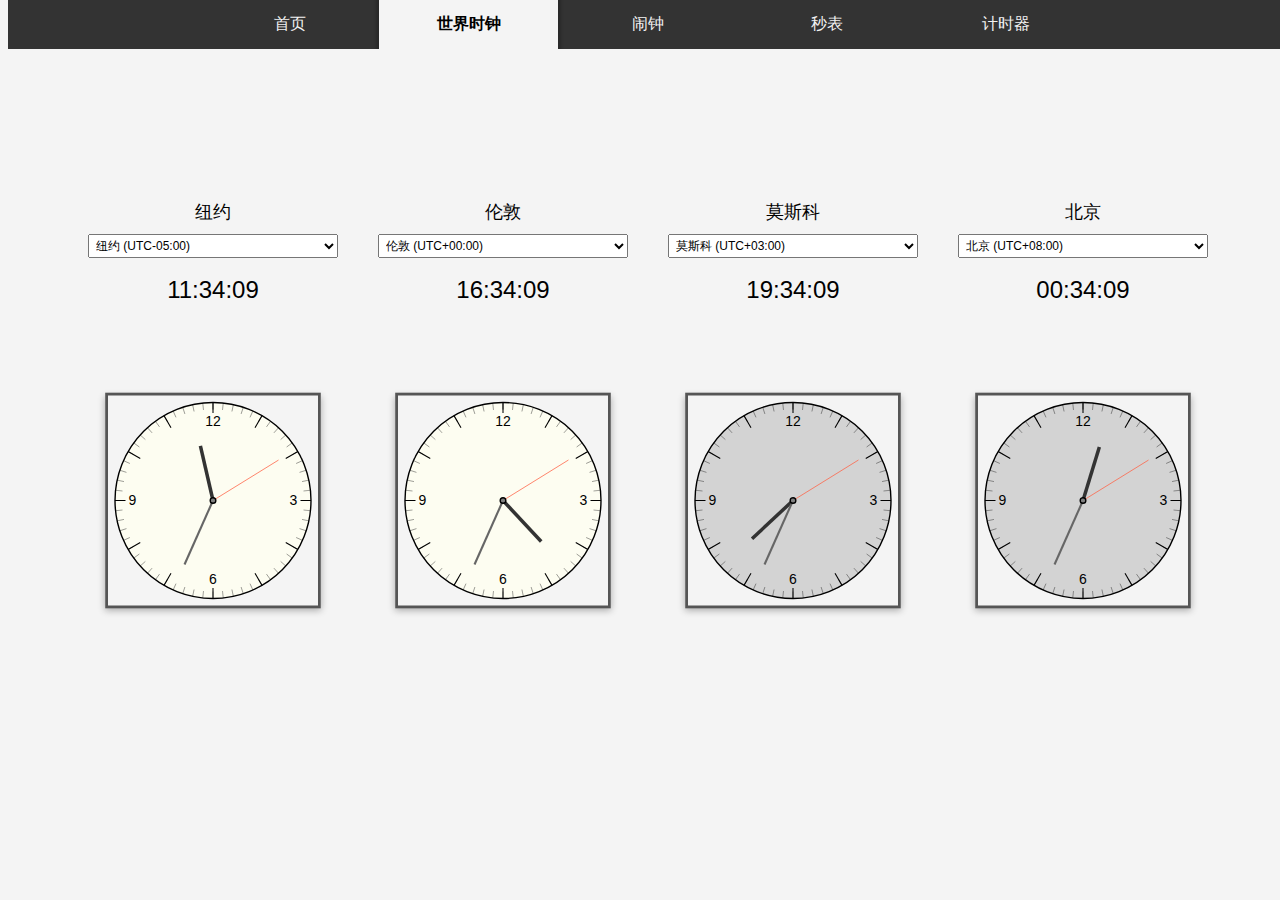
<file: htmls/world_clock/world_clock.html>
<!DOCTYPE html>
<html lang="zh-Hans-cn">
<head>
    <meta charset="UTF-8">
    <meta name="viewport" content="width=device-width, initial-scale=1.0">
    <title>世界时钟 World Clock</title>
    <link rel="stylesheet" href="../../css/navbar.css">
    <style>
        body {
            width: 100%;
            display: flex;
            justify-content: center;
            flex-direction: column;
            background-color: #f4f4f4;
        }
        .top {
            display: flex;
            justify-content: center;
            top: 0;
            position: absolute;
            width: 100%;
        }
        .worldClock {
            display: flex;
            justify-content: center;
            align-items: center;
            position: absolute; /* 继续使用绝对定位，但移除top属性 */
            width: 100%; /* 确保宽度填满容器，保持居中 */
            top: 20%; /* 如果需要进一步下移，可以使用百分比或者固定单位 */
            font-family: Arial, sans-serif;
        }
        .dial {
            display: flex;
            justify-content: center;
            align-items: center;
            flex-direction: column;
        }
        .clockContainer {
            display: flex;
            flex-direction: column;
            align-items: center;
            width: 250px;
            padding: 20px;
            background-color: #f4f4f4;
        }
        .timeDisplay {
            font-size: 24px;
            width: 100%;
            text-align: center;
            margin-top: 10px;
            background-color: #f4f4f4;
        }
        .timezoneSelect {
            font-size: 12px;
            margin-bottom: 8px;
            padding: 3px;
            width: 100%;
        }
        .locationDisplay {
            font-size: 18px;
            margin-bottom: 10px;
        }
        iframe {
            border: none; /* 或者使用其他样式来覆盖嵌入页面的边框 */
        }
    </style>
</head>
<body>
    <div class="top">
        <div class="navbar">
            <div class="navbar_inner">
                <a href="../../index.html">首页</a>
                <b href="world_clock.html">世界时钟</b>
                <a href="../alarm/alarm.html">闹钟</a>
                <a href="../stopwatch/stopwatch.html">秒表</a>
                <a href="../timer/timer.html">计时器</a>
            </div>
        </div>
    </div>



    <!-- World Clock -->
    <div class="worldClock" >
        <div class="clockContainer">
            <div class="locationDisplay"></div>
            <select class="timezoneSelect"></select>
            <div class="timeDisplay"></div>
            <div class="dial">
                <iframe
                    width="400"
                    height="400"
                    src="clock_no_drag.html"
                    style="transform: scale(0.7)">
                </iframe>
            </div>

        </div>
        <div class="clockContainer">
            <div class="locationDisplay"></div>
            <select class="timezoneSelect"></select>
            <div class="timeDisplay"></div>
            <div class="dial">
                <iframe
                    width="400"
                    height="400"
                    src="clock_no_drag.html"
                    style="transform: scale(0.7)">
                </iframe>
            </div>
        </div>
        <div class="clockContainer">
            <div class="locationDisplay"></div>
            <select class="timezoneSelect"></select>
            <div class="timeDisplay"></div>
            <div class="dial">
                <iframe
                    width="400"
                    height="400"
                    src="clock_no_drag.html"
                    style="transform: scale(0.7)">
                </iframe>
            </div>
        </div>
        <div class="clockContainer">
            <div class="locationDisplay"></div>
            <select class="timezoneSelect"></select>
            <div class="timeDisplay"></div>
            <div class="dial">
                <iframe
                    width="400"
                    height="400"
                    src="clock_no_drag.html"
                    style="transform: scale(0.7)">
                </iframe>
            </div>
        </div>
    </div>
    <script>
        const timezones = [
            { value: '-12', label: 'UTC-12:00', location: '贝克岛' },
            { value: '-11', label: 'UTC-11:00', location: '中途岛' },
            { value: '-11', label: 'UTC-11:00', location: '美属萨摩亚' },
            { value: '-10', label: 'UTC-10:00', location: '夏威夷' },
            { value: '-10', label: 'UTC-10:00', location: '塔希提岛' },
            { value: '-9', label: 'UTC-09:00', location: '阿拉斯加' },
            { value: '-8', label: 'UTC-08:00', location: '洛杉矶' },
            { value: '-8', label: 'UTC-08:00', location: '温哥华' },
            { value: '-7', label: 'UTC-07:00', location: '丹佛' },
            { value: '-7', label: 'UTC-07:00', location: '凤凰城' },
            { value: '-6', label: 'UTC-06:00', location: '芝加哥' },
            { value: '-6', label: 'UTC-06:00', location: '墨西哥城' },
            { value: '-5', label: 'UTC-05:00', location: '纽约' },
            { value: '-5', label: 'UTC-05:00', location: '华盛顿' },
            { value: '-5', label: 'UTC-05:00', location: '多伦多' },
            { value: '-5', label: 'UTC-05:00', location: '渥太华' },
            { value: '-5', label: 'UTC-05:00', location: '巴拿马城' },
            { value: '-4', label: 'UTC-04:00', location: '圣地亚哥' },
            { value: '-4', label: 'UTC-04:00', location: '波哥大' },
            { value: '-3', label: 'UTC-03:00', location: '布宜诺斯艾利斯' },
            { value: '-3', label: 'UTC-03:00', location: '里约热内卢' },
            { value: '-2', label: 'UTC-02:00', location: '南乔治亚岛' },
            { value: '-1', label: 'UTC-01:00', location: '亚速尔群岛' },
            { value: '0', label: 'UTC+00:00', location: '伦敦' },
            { value: '0', label: 'UTC+00:00', location: '里斯本' },
            { value: '1', label: 'UTC+01:00', location: '柏林' },
            { value: '1', label: 'UTC+01:00', location: '巴黎' },
            { value: '1', label: 'UTC+01:00', location: '波尔多' },
            { value: '1', label: 'UTC+01:00', location: '直布罗陀' },
            { value: '1', label: 'UTC+01:00', location: '罗马' },
            { value: '1', label: 'UTC+01:00', location: '日内瓦' },
            { value: '1', label: 'UTC+01:00', location: '华沙' },
            { value: '1', label: 'UTC+01:00', location: '布拉迪斯拉发' },
            { value: '1', label: 'UTC+01:00', location: '布拉格' },
            { value: '1', label: 'UTC+01:00', location: '维也纳' },
            { value: '1', label: 'UTC+01:00', location: '布达佩斯' },
            { value: '2', label: 'UTC+02:00', location: '开罗' },
            { value: '2', label: 'UTC+02:00', location: '雅典' },
            { value: '2', label: 'UTC+02:00', location: '耶路撒冷' },
            { value: '2', label: 'UTC+02:00', location: '布加勒斯特' },
            { value: '2', label: 'UTC+02:00', location: '索菲亚' },
            { value: '3', label: 'UTC+03:00', location: '莫斯科' },
            { value: '3', label: 'UTC+03:00', location: '库尔斯克' },
            { value: '3', label: 'UTC+03:00', location: '列宁格勒' },
            { value: '3', label: 'UTC+03:00', location: '明斯克' },
            { value: '3', label: 'UTC+03:00', location: '斯大林格勒' },
            { value: '3', label: 'UTC+03:00', location: '德黑兰' },
            { value: '4', label: 'UTC+04:00', location: '迪拜' },
            { value: '5', label: 'UTC+05:00', location: '卡拉奇' },
            { value: '6', label: 'UTC+06:00', location: '达卡' },
            { value: '7', label: 'UTC+07:00', location: '曼谷' },
            { value: '7', label: 'UTC+07:00', location: '雅加达' },
            { value: '8', label: 'UTC+08:00', location: '北京' },
            { value: '8', label: 'UTC+08:00', location: '上海' },
            { value: '8', label: 'UTC+08:00', location: '香港' },
            { value: '8', label: 'UTC+08:00', location: '广州' },
            { value: '9', label: 'UTC+09:00', location: '东京' },
            { value: '9', label: 'UTC+09:00', location: '大阪' },
            { value: '9', label: 'UTC+09:00', location: '长崎' },
            { value: '10', label: 'UTC+10:00', location: '悉尼' },
            { value: '10', label: 'UTC+10:00', location: '布里斯班' },
            { value: '10', label: 'UTC+10:00', location: '海参崴' },
            { value: '11', label: 'UTC+11:00', location: '所罗门群岛' },
            { value: '11', label: 'UTC+11:00', location: '新喀里多尼亚' },
            { value: '12', label: 'UTC+12:00', location: '奥克兰' },
            { value: '12', label: 'UTC+12:00', location: '威克岛' },
            { value: '12', label: 'UTC+12:00', location: '斐济' },
        ];


        const defaultLocations = ['纽约', '伦敦', '莫斯科', '北京'];

        function preset(selectElement, index) {
            const locationDisplay = selectElement.previousElementSibling;
            timezones.forEach(tz => {
                const option = document.createElement('option');
                option.value = tz.value;
                option.textContent = `${tz.location} (${tz.label})`;
                if (tz.location === defaultLocations[index]) {
                    option.selected = true;
                    locationDisplay.textContent = tz.location;
                }
                selectElement.appendChild(option);
            });

            selectElement.addEventListener('change', function() {
                const selectedOption = selectElement.options[selectElement.selectedIndex];
                locationDisplay.textContent = selectedOption.textContent.split(' ')[0];
                updateClock(selectElement);
                updateClockIframe(selectElement); // 当选择改变时，也更新iframe的src
            });
        }

        function updateClock(selectElement) {
            const timeZoneOffset = parseInt(selectElement.value);
            const now = new Date();
            const utcNow = new Date(now.getTime() + (now.getTimezoneOffset() * 60000));
            const timeZoneNow = new Date(utcNow.getTime() + (timeZoneOffset * 3600000));
            const hours = timeZoneNow.getHours();
            const minutes = timeZoneNow.getMinutes();
            const seconds = timeZoneNow.getSeconds();

            selectElement.nextElementSibling.textContent = `${hours.toString().padStart(2, '0')}:${minutes.toString().padStart(2, '0')}:${seconds.toString().padStart(2, '0')}`;
        }

        function updateClockIframe(selectElement) {
            const timeZoneOffset = parseInt(selectElement.value);
            const now = new Date();
            const utcNow = new Date(now.getTime() + (now.getTimezoneOffset() * 60000));
            const timeZoneNow = new Date(utcNow.getTime() + (timeZoneOffset * 3600000));
            const hours = timeZoneNow.getHours();
            const minutes = timeZoneNow.getMinutes();
            const seconds = timeZoneNow.getSeconds();

            // 获取对应的iframe
            const iframe = selectElement.parentElement.querySelector('.dial iframe');

            // 修改iframe的src属性
            const url = new URL(iframe.src);
            const params = new URLSearchParams(url.search);
            params.set('hours', hours.toString());
            params.set('minutes', minutes.toString());
            params.set('seconds', seconds.toString());
            url.search = params.toString();
            iframe.src = url.href;
        }

        function initClocks() {
            const timezoneSelects = document.querySelectorAll('.timezoneSelect');
            timezoneSelects.forEach((select, index) => {
                preset(select, index);
                setInterval(() => updateClock(select), 1000);
                updateClock(select)
                updateClockIframe(select);
            });
        }

        initClocks();
    </script>
</body>
</html>
</file>
<file: css/navbar.css>
/* 导航栏 */
.navbar {
    overflow: hidden;
    display: flex;
    justify-content: center;
    background-color: #333;
    position: fixed;
    top: 0;
    width: 100%;
}

.navbar_inner {
    display: flex;
    justify-content: space-between;
    width: 70%; /* 内部容器占父元素的70% */
}
.navbar a {
    float: left;
    flex: 1;
    display: block;
    color: #f2f2f2;
    text-align: center;
    padding: 14px 16px;
    text-decoration: none;
}
/* 选中时的样式，改变背景颜色和字体粗细 */
.navbar b {
    float: left;
    flex: 1;
    display: block;
    color: #000;
    box-shadow: 0 0 3px 3px rgba(0, 0, 0, 0.2);
    background-color: #f4f4f4;
    text-align: center;
    padding: 14px 16px;
    text-decoration: 'bold';
}
/* 鼠标悬停时，改变背景颜色 */
.navbar a:hover {
    background-color: #ddd;
    color: black;
}
.navbar b:hover {
    background-color: #ddd;
    color: black;
}
</file>
